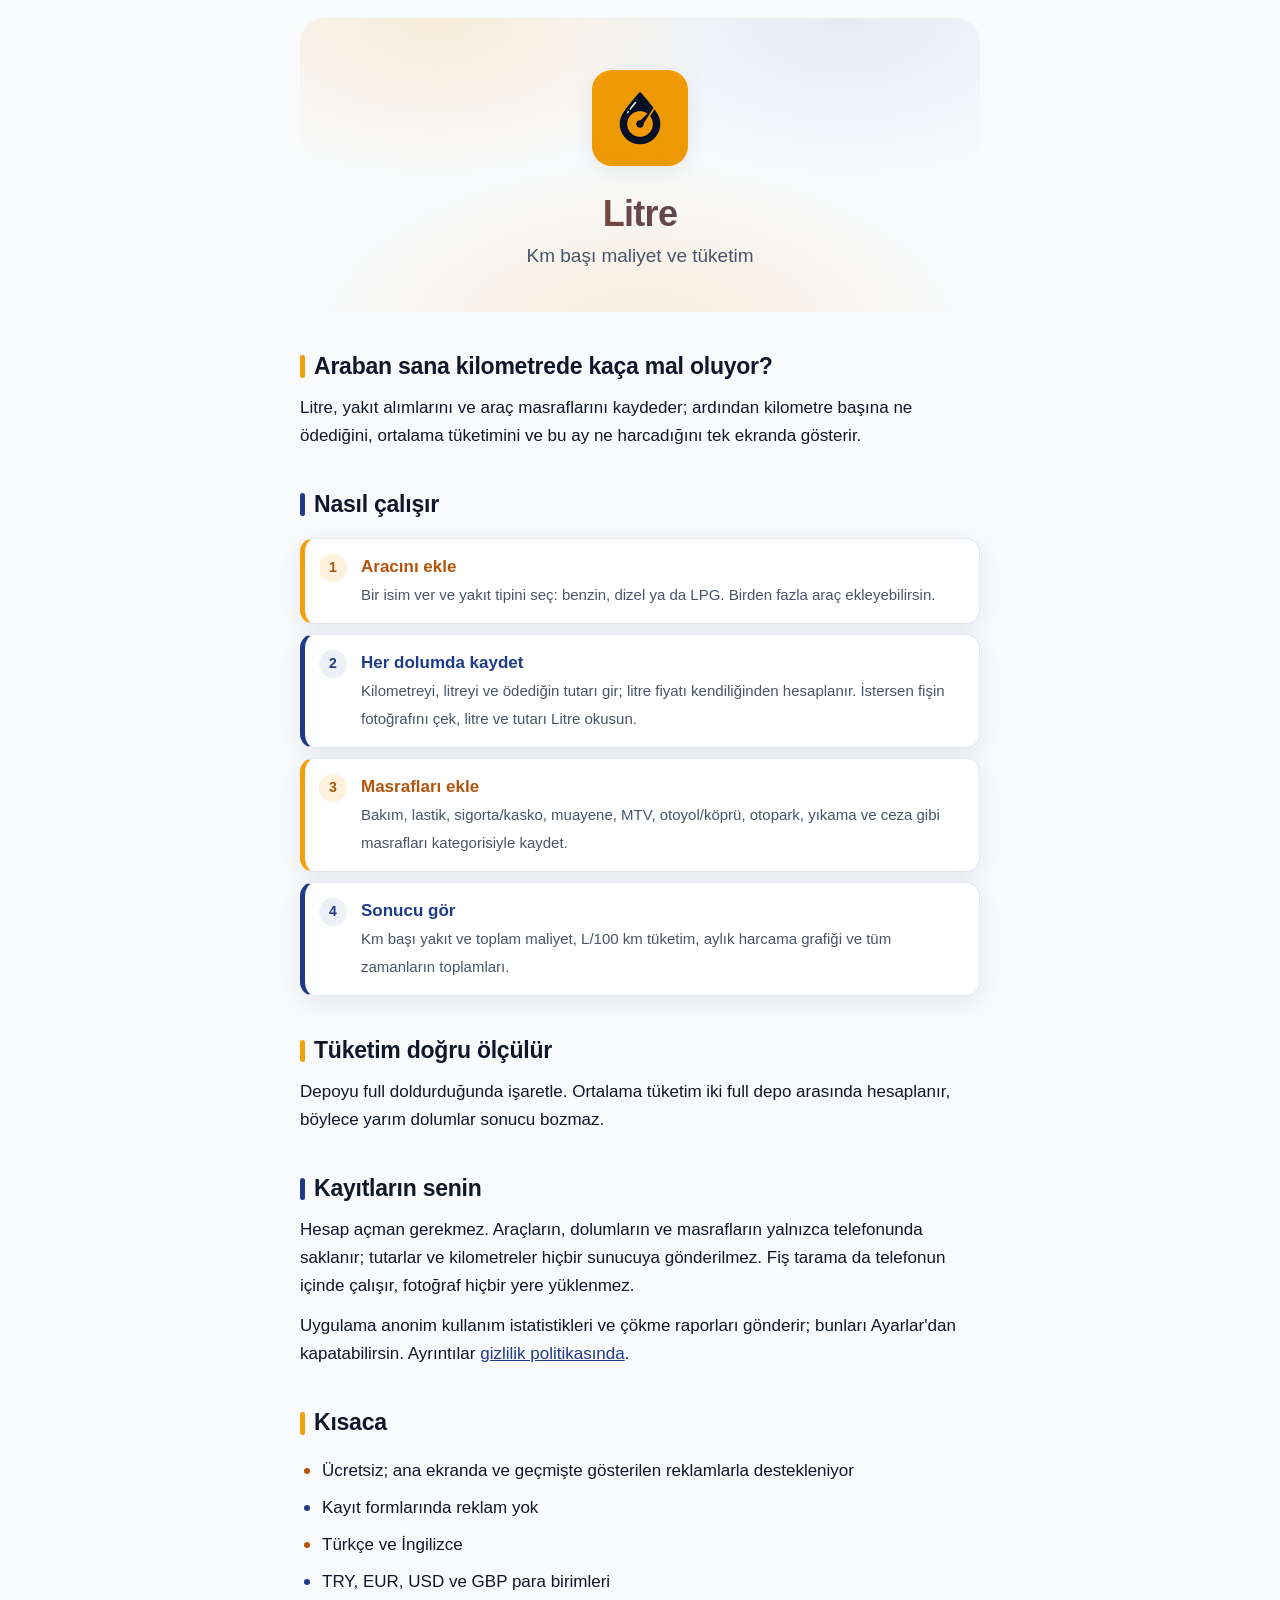
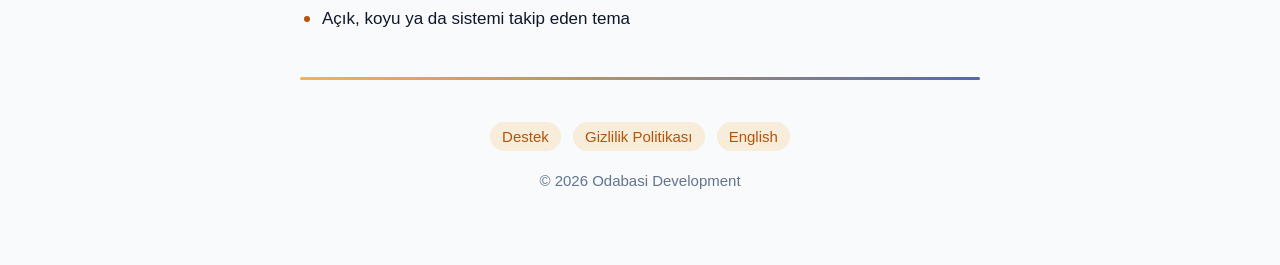
<file: index.html>
<!DOCTYPE html>
<html lang="tr">
<head>
<meta charset="utf-8">
<meta name="viewport" content="width=device-width, initial-scale=1">
<title>Litre — Yakıt ve masraf takibi</title>
<meta name="description" content="Litre yakıt alımlarını ve araç masraflarını kaydeder, arabanın kilometresinin sana gerçekte kaça mal olduğunu hesaplar. Hesap yok, kayıtlar telefonunda kalır.">
<link rel="icon" href="assets/logo.png">
<link rel="stylesheet" href="assets/style.css">
<link rel="alternate" hreflang="en" href="https://nodabasi.github.io/litre-app/en/">
<link rel="alternate" hreflang="tr" href="https://nodabasi.github.io/litre-app/">
</head>
<body>
<div class="wrap">

<header>
  <img src="assets/logo.png" alt="Litre">
  <h1>Litre</h1>
  <p class="tagline">Km başı maliyet ve tüketim</p>
</header>

<h2>Araban sana kilometrede kaça mal oluyor?</h2>
<p>Litre, yakıt alımlarını ve araç masraflarını kaydeder; ardından kilometre başına
ne ödediğini, ortalama tüketimini ve bu ay ne harcadığını tek ekranda gösterir.</p>

<h2>Nasıl çalışır</h2>
<ul class="steps">
  <li><b>Aracını ekle</b><span>Bir isim ver ve yakıt tipini seç: benzin, dizel ya da LPG. Birden fazla araç ekleyebilirsin.</span></li>
  <li><b>Her dolumda kaydet</b><span>Kilometreyi, litreyi ve ödediğin tutarı gir; litre fiyatı kendiliğinden hesaplanır. İstersen fişin fotoğrafını çek, litre ve tutarı Litre okusun.</span></li>
  <li><b>Masrafları ekle</b><span>Bakım, lastik, sigorta/kasko, muayene, MTV, otoyol/köprü, otopark, yıkama ve ceza gibi masrafları kategorisiyle kaydet.</span></li>
  <li><b>Sonucu gör</b><span>Km başı yakıt ve toplam maliyet, L/100 km tüketim, aylık harcama grafiği ve tüm zamanların toplamları.</span></li>
</ul>

<h2>Tüketim doğru ölçülür</h2>
<p>Depoyu full doldurduğunda işaretle. Ortalama tüketim iki full depo arasında
hesaplanır, böylece yarım dolumlar sonucu bozmaz.</p>

<h2>Kayıtların senin</h2>
<p>Hesap açman gerekmez. Araçların, dolumların ve masrafların yalnızca telefonunda
saklanır; tutarlar ve kilometreler hiçbir sunucuya gönderilmez. Fiş tarama da telefonun
içinde çalışır, fotoğraf hiçbir yere yüklenmez.</p>
<p>Uygulama anonim kullanım istatistikleri ve çökme raporları gönderir; bunları
Ayarlar'dan kapatabilirsin. Ayrıntılar <a href="privacy/">gizlilik politikasında</a>.</p>

<h2>Kısaca</h2>
<ul class="plain">
  <li>Ücretsiz; ana ekranda ve geçmişte gösterilen reklamlarla destekleniyor</li>
  <li>Kayıt formlarında reklam yok</li>
  <li>Türkçe ve İngilizce</li>
  <li>TRY, EUR, USD ve GBP para birimleri</li>
  <li>Açık, koyu ya da sistemi takip eden tema</li>
</ul>

<hr>
<footer>
  <a href="support/">Destek</a>
  <a href="privacy/">Gizlilik Politikası</a>
  <a href="en/" hreflang="en">English</a>
  <div class="copyright">© 2026 Odabasi Development</div>
</footer>

</div>
</body>
</html>
</file>
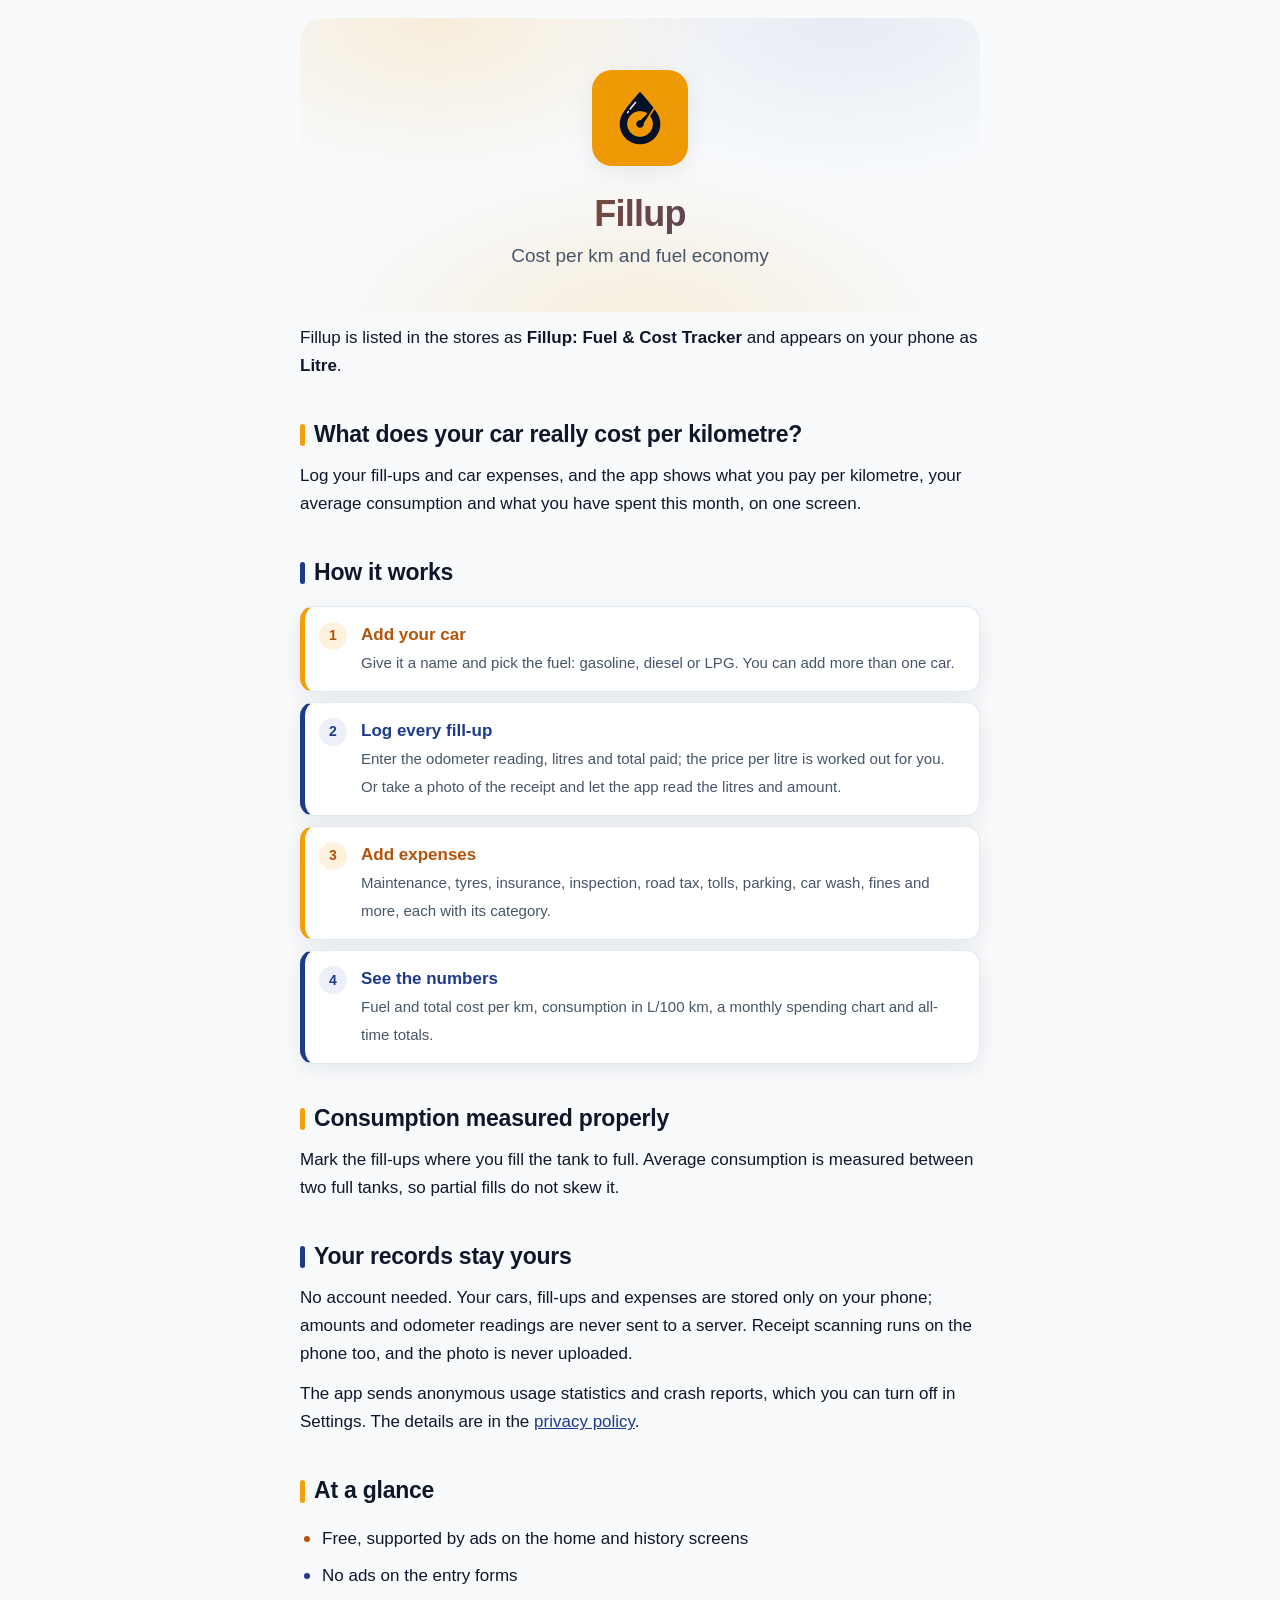
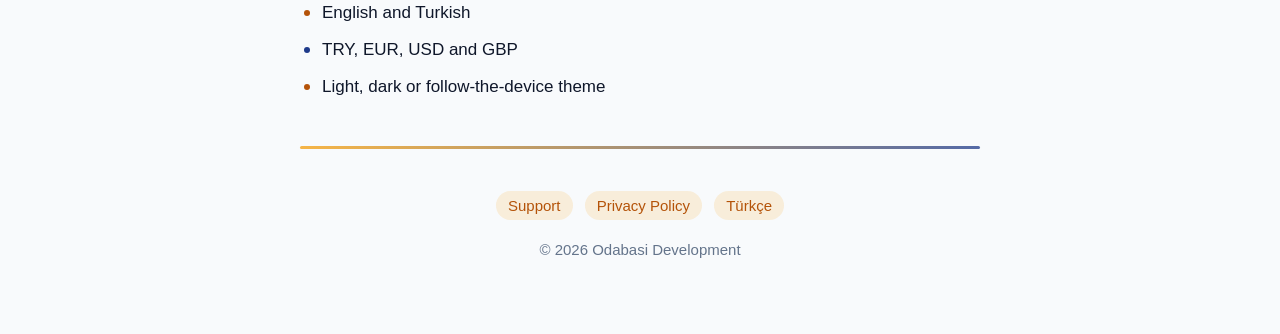
<file: en/index.html>
<!DOCTYPE html>
<html lang="en">
<head>
<meta charset="utf-8">
<meta name="viewport" content="width=device-width, initial-scale=1">
<title>Fillup (Litre) — Fuel &amp; cost tracker</title>
<meta name="description" content="Fillup logs your fill-ups and car expenses and shows what your car really costs per kilometre. No account; your records stay on your phone.">
<link rel="icon" href="../assets/logo.png">
<link rel="stylesheet" href="../assets/style.css">
<link rel="alternate" hreflang="en" href="https://nodabasi.github.io/litre-app/en/">
<link rel="alternate" hreflang="tr" href="https://nodabasi.github.io/litre-app/">
</head>
<body>
<div class="wrap">

<header>
  <img src="../assets/logo.png" alt="Fillup">
  <h1>Fillup</h1>
  <p class="tagline">Cost per km and fuel economy</p>
</header>

<p>Fillup is listed in the stores as <b>Fillup: Fuel &amp; Cost Tracker</b> and appears
on your phone as <b>Litre</b>.</p>

<h2>What does your car really cost per kilometre?</h2>
<p>Log your fill-ups and car expenses, and the app shows what you pay per kilometre,
your average consumption and what you have spent this month, on one screen.</p>

<h2>How it works</h2>
<ul class="steps">
  <li><b>Add your car</b><span>Give it a name and pick the fuel: gasoline, diesel or LPG. You can add more than one car.</span></li>
  <li><b>Log every fill-up</b><span>Enter the odometer reading, litres and total paid; the price per litre is worked out for you. Or take a photo of the receipt and let the app read the litres and amount.</span></li>
  <li><b>Add expenses</b><span>Maintenance, tyres, insurance, inspection, road tax, tolls, parking, car wash, fines and more, each with its category.</span></li>
  <li><b>See the numbers</b><span>Fuel and total cost per km, consumption in L/100 km, a monthly spending chart and all-time totals.</span></li>
</ul>

<h2>Consumption measured properly</h2>
<p>Mark the fill-ups where you fill the tank to full. Average consumption is measured
between two full tanks, so partial fills do not skew it.</p>

<h2>Your records stay yours</h2>
<p>No account needed. Your cars, fill-ups and expenses are stored only on your phone;
amounts and odometer readings are never sent to a server. Receipt scanning runs on the
phone too, and the photo is never uploaded.</p>
<p>The app sends anonymous usage statistics and crash reports, which you can turn off
in Settings. The details are in the <a href="privacy/">privacy policy</a>.</p>

<h2>At a glance</h2>
<ul class="plain">
  <li>Free, supported by ads on the home and history screens</li>
  <li>No ads on the entry forms</li>
  <li>English and Turkish</li>
  <li>TRY, EUR, USD and GBP</li>
  <li>Light, dark or follow-the-device theme</li>
</ul>

<hr>
<footer>
  <a href="support/">Support</a>
  <a href="privacy/">Privacy Policy</a>
  <a href="../" hreflang="tr">Türkçe</a>
  <div class="copyright">© 2026 Odabasi Development</div>
</footer>

</div>
</body>
</html>
</file>
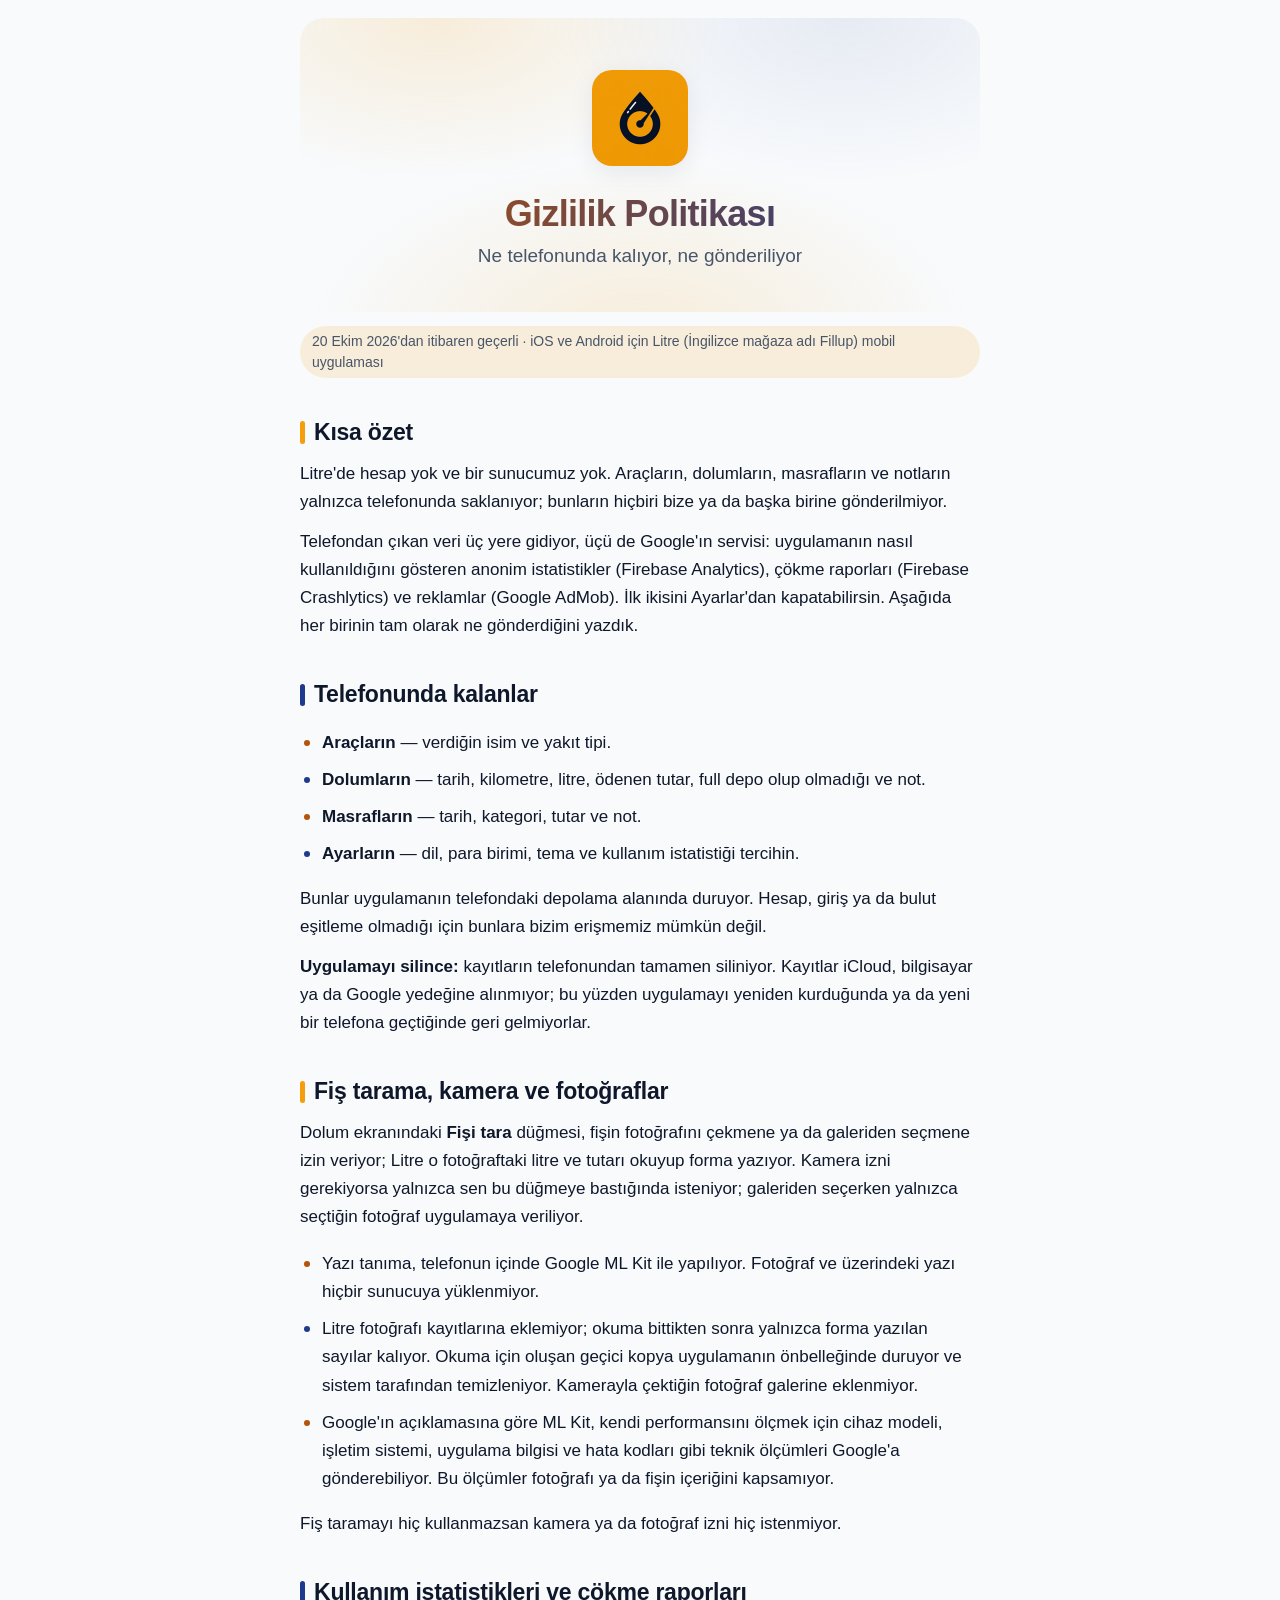
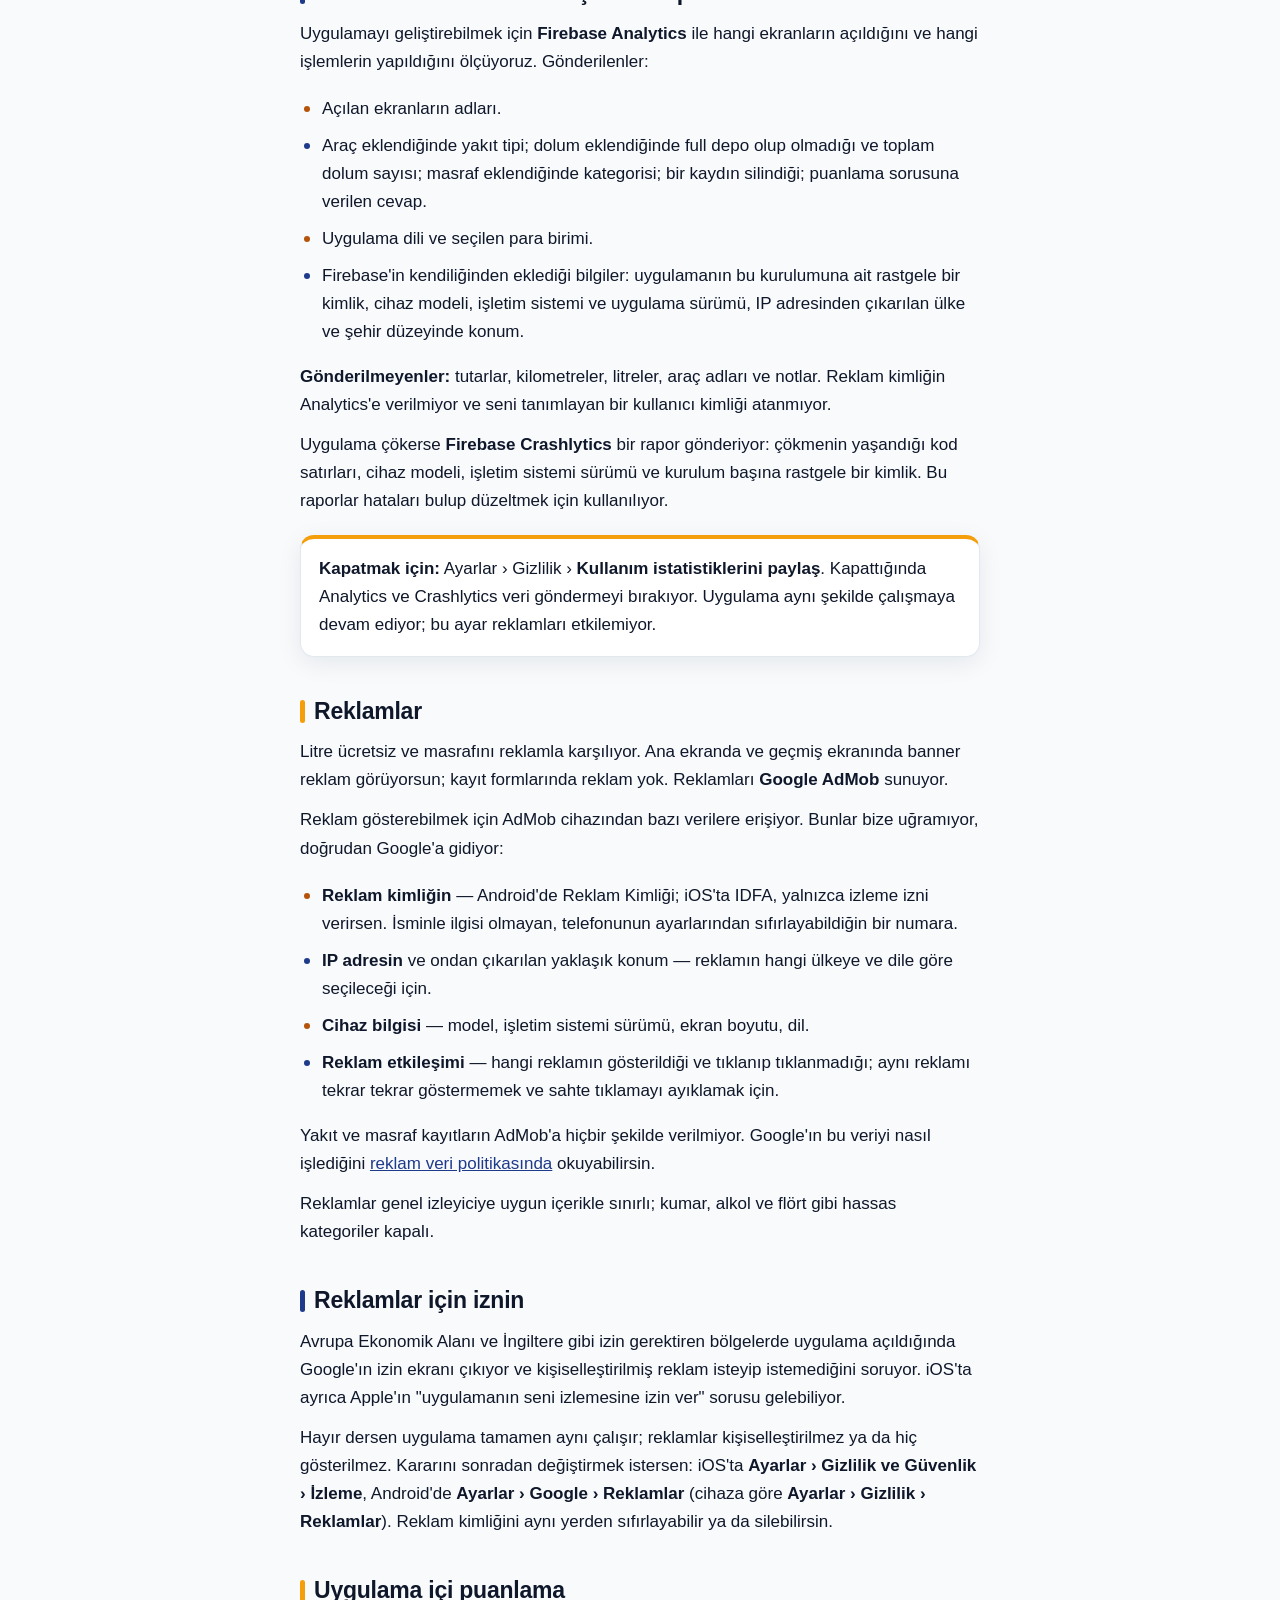
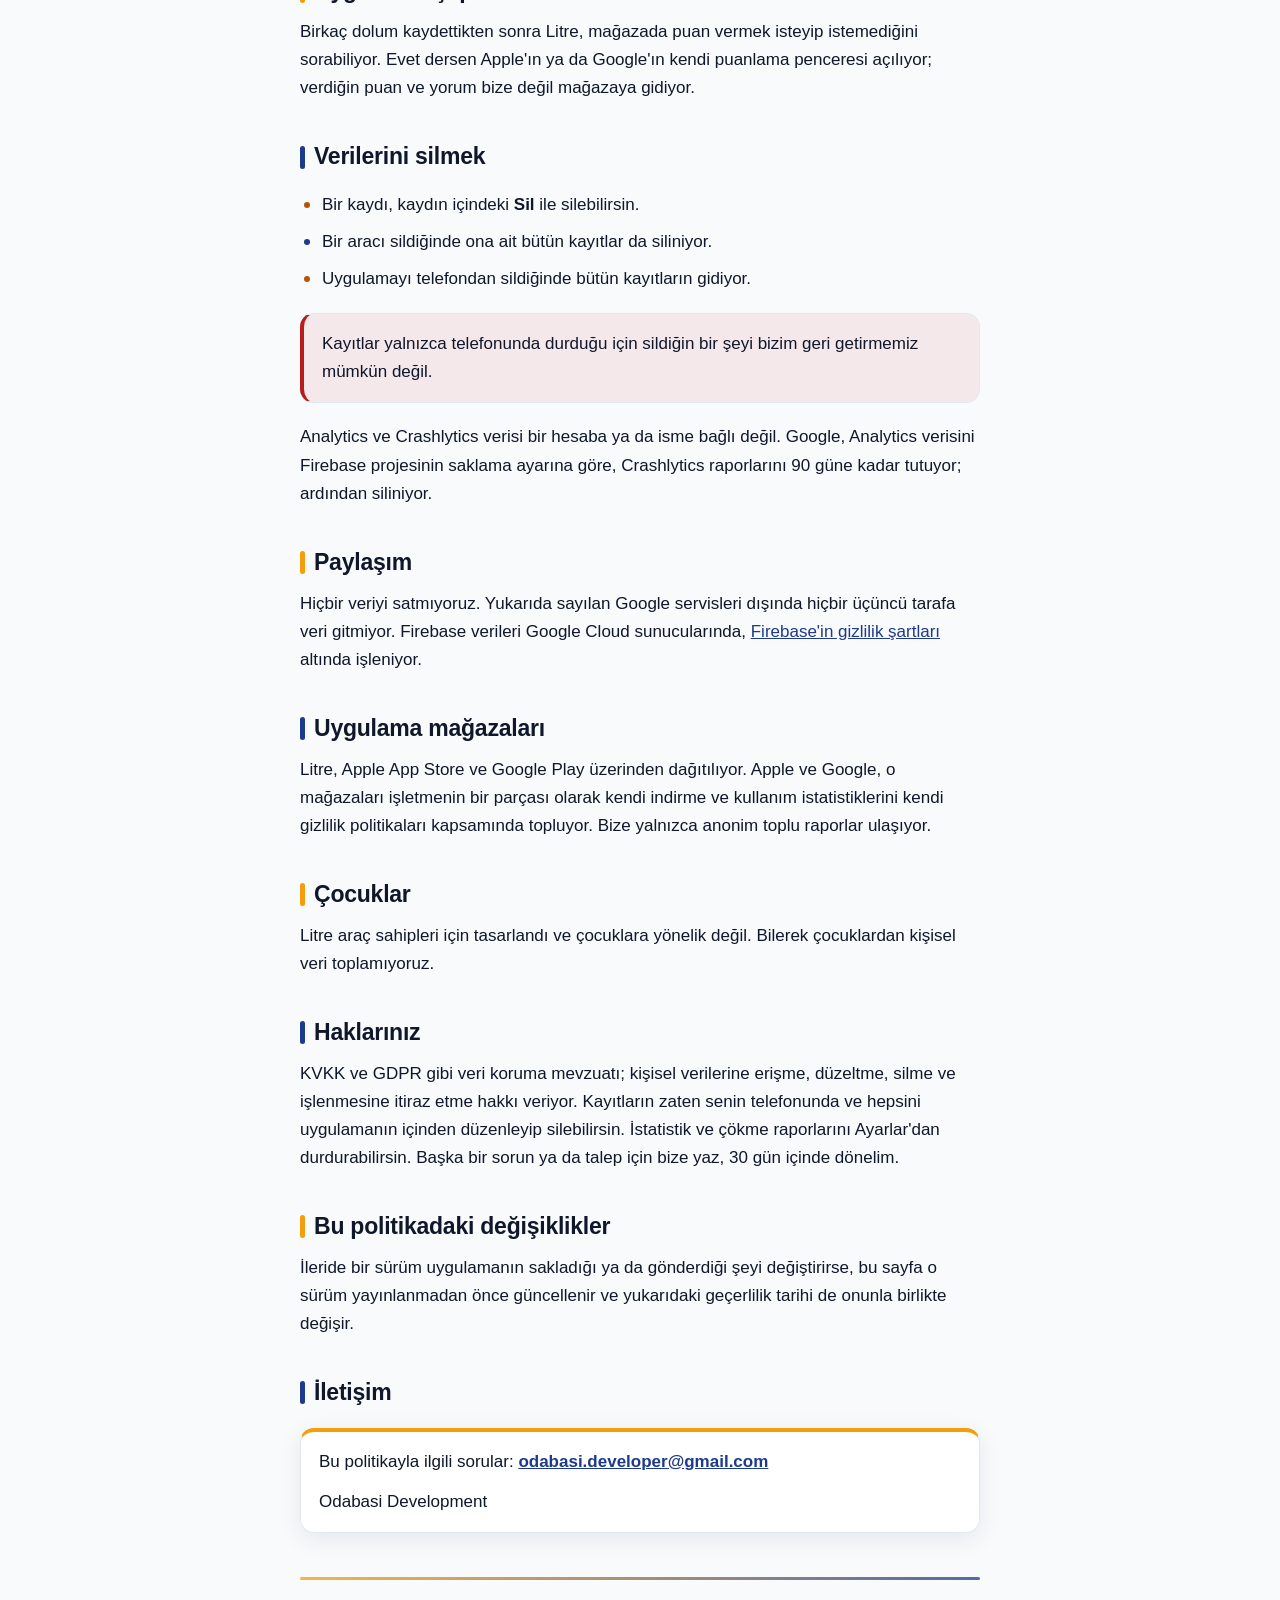
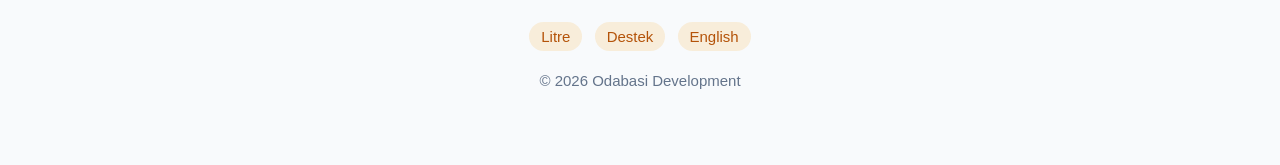
<file: privacy/index.html>
<!DOCTYPE html>
<html lang="tr">
<head>
<meta charset="utf-8">
<meta name="viewport" content="width=device-width, initial-scale=1">
<title>Litre — Gizlilik Politikası</title>
<meta name="description" content="Litre neyi telefonunda tutuyor, neyi gönderiyor ve bunları nasıl kapatırsın.">
<link rel="icon" href="../assets/logo.png">
<link rel="stylesheet" href="../assets/style.css">
<link rel="alternate" hreflang="en" href="https://nodabasi.github.io/litre-app/en/privacy/">
<link rel="alternate" hreflang="tr" href="https://nodabasi.github.io/litre-app/privacy/">
</head>
<body>
<div class="wrap">

<header>
  <img src="../assets/logo.png" alt="Litre">
  <h1>Gizlilik Politikası</h1>
  <p class="tagline">Ne telefonunda kalıyor, ne gönderiliyor</p>
</header>

<p class="meta">20 Ekim 2026'dan itibaren geçerli · iOS ve Android için Litre
(İngilizce mağaza adı Fillup) mobil uygulaması</p>

<h2>Kısa özet</h2>
<p>Litre'de hesap yok ve bir sunucumuz yok. Araçların, dolumların, masrafların ve
notların yalnızca telefonunda saklanıyor; bunların hiçbiri bize ya da başka birine
gönderilmiyor.</p>
<p>Telefondan çıkan veri üç yere gidiyor, üçü de Google'ın servisi: uygulamanın nasıl
kullanıldığını gösteren anonim istatistikler (Firebase Analytics), çökme raporları
(Firebase Crashlytics) ve reklamlar (Google AdMob). İlk ikisini Ayarlar'dan
kapatabilirsin. Aşağıda her birinin tam olarak ne gönderdiğini yazdık.</p>

<h2>Telefonunda kalanlar</h2>
<ul class="plain">
  <li><b>Araçların</b> — verdiğin isim ve yakıt tipi.</li>
  <li><b>Dolumların</b> — tarih, kilometre, litre, ödenen tutar, full depo olup olmadığı
  ve not.</li>
  <li><b>Masrafların</b> — tarih, kategori, tutar ve not.</li>
  <li><b>Ayarların</b> — dil, para birimi, tema ve kullanım istatistiği tercihin.</li>
</ul>
<p>Bunlar uygulamanın telefondaki depolama alanında duruyor. Hesap, giriş ya da bulut
eşitleme olmadığı için bunlara bizim erişmemiz mümkün değil.</p>
<p><b>Uygulamayı silince:</b> kayıtların telefonundan tamamen siliniyor. Kayıtlar
iCloud, bilgisayar ya da Google yedeğine alınmıyor; bu yüzden uygulamayı yeniden
kurduğunda ya da yeni bir telefona geçtiğinde geri gelmiyorlar.</p>

<h2>Fiş tarama, kamera ve fotoğraflar</h2>
<p>Dolum ekranındaki <b>Fişi tara</b> düğmesi, fişin fotoğrafını çekmene ya da
galeriden seçmene izin veriyor; Litre o fotoğraftaki litre ve tutarı okuyup forma
yazıyor. Kamera izni gerekiyorsa yalnızca sen bu düğmeye bastığında isteniyor; galeriden
seçerken yalnızca seçtiğin fotoğraf uygulamaya veriliyor.</p>
<ul class="plain">
  <li>Yazı tanıma, telefonun içinde Google ML Kit ile yapılıyor. Fotoğraf ve üzerindeki
  yazı hiçbir sunucuya yüklenmiyor.</li>
  <li>Litre fotoğrafı kayıtlarına eklemiyor; okuma bittikten sonra yalnızca forma
  yazılan sayılar kalıyor. Okuma için oluşan geçici kopya uygulamanın önbelleğinde duruyor
  ve sistem tarafından temizleniyor. Kamerayla çektiğin fotoğraf galerine eklenmiyor.</li>
  <li>Google'ın açıklamasına göre ML Kit, kendi performansını ölçmek için cihaz modeli,
  işletim sistemi, uygulama bilgisi ve hata kodları gibi teknik ölçümleri Google'a
  gönderebiliyor. Bu ölçümler fotoğrafı ya da fişin içeriğini kapsamıyor.</li>
</ul>
<p>Fiş taramayı hiç kullanmazsan kamera ya da fotoğraf izni hiç istenmiyor.</p>

<h2 id="istatistik">Kullanım istatistikleri ve çökme raporları</h2>
<p>Uygulamayı geliştirebilmek için <b>Firebase Analytics</b> ile hangi ekranların
açıldığını ve hangi işlemlerin yapıldığını ölçüyoruz. Gönderilenler:</p>
<ul class="plain">
  <li>Açılan ekranların adları.</li>
  <li>Araç eklendiğinde yakıt tipi; dolum eklendiğinde full depo olup olmadığı ve toplam
  dolum sayısı; masraf eklendiğinde kategorisi; bir kaydın silindiği; puanlama sorusuna
  verilen cevap.</li>
  <li>Uygulama dili ve seçilen para birimi.</li>
  <li>Firebase'in kendiliğinden eklediği bilgiler: uygulamanın bu kurulumuna ait rastgele
  bir kimlik, cihaz modeli, işletim sistemi ve uygulama sürümü, IP adresinden çıkarılan
  ülke ve şehir düzeyinde konum.</li>
</ul>
<p><b>Gönderilmeyenler:</b> tutarlar, kilometreler, litreler, araç adları ve notlar.
Reklam kimliğin Analytics'e verilmiyor ve seni tanımlayan bir kullanıcı kimliği
atanmıyor.</p>
<p>Uygulama çökerse <b>Firebase Crashlytics</b> bir rapor gönderiyor: çökmenin yaşandığı
kod satırları, cihaz modeli, işletim sistemi sürümü ve kurulum başına rastgele bir
kimlik. Bu raporlar hataları bulup düzeltmek için kullanılıyor.</p>
<div class="contact">
  <p><b>Kapatmak için:</b> Ayarlar › Gizlilik › <b>Kullanım istatistiklerini
  paylaş</b>. Kapattığında Analytics ve Crashlytics veri göndermeyi bırakıyor. Uygulama
  aynı şekilde çalışmaya devam ediyor; bu ayar reklamları etkilemiyor.</p>
</div>

<h2 id="reklamlar">Reklamlar</h2>
<p>Litre ücretsiz ve masrafını reklamla karşılıyor. Ana ekranda ve geçmiş ekranında
banner reklam görüyorsun; kayıt formlarında reklam yok. Reklamları <b>Google
AdMob</b> sunuyor.</p>
<p>Reklam gösterebilmek için AdMob cihazından bazı verilere erişiyor. Bunlar bize
uğramıyor, doğrudan Google'a gidiyor:</p>
<ul class="plain">
  <li><b>Reklam kimliğin</b> — Android'de Reklam Kimliği; iOS'ta IDFA, yalnızca izleme
  izni verirsen. İsminle ilgisi olmayan, telefonunun ayarlarından sıfırlayabildiğin bir
  numara.</li>
  <li><b>IP adresin</b> ve ondan çıkarılan yaklaşık konum — reklamın hangi ülkeye ve dile
  göre seçileceği için.</li>
  <li><b>Cihaz bilgisi</b> — model, işletim sistemi sürümü, ekran boyutu, dil.</li>
  <li><b>Reklam etkileşimi</b> — hangi reklamın gösterildiği ve tıklanıp tıklanmadığı;
  aynı reklamı tekrar tekrar göstermemek ve sahte tıklamayı ayıklamak için.</li>
</ul>
<p>Yakıt ve masraf kayıtların AdMob'a hiçbir şekilde verilmiyor. Google'ın bu veriyi
nasıl işlediğini <a href="https://business.safety.google/adsprocessing/">reklam veri
politikasında</a> okuyabilirsin.</p>
<p>Reklamlar genel izleyiciye uygun içerikle sınırlı; kumar, alkol ve flört gibi hassas
kategoriler kapalı.</p>

<h2>Reklamlar için iznin</h2>
<p>Avrupa Ekonomik Alanı ve İngiltere gibi izin gerektiren bölgelerde uygulama
açıldığında Google'ın izin ekranı çıkıyor ve kişiselleştirilmiş reklam isteyip
istemediğini soruyor. iOS'ta ayrıca Apple'ın "uygulamanın seni izlemesine izin ver"
sorusu gelebiliyor.</p>
<p>Hayır dersen uygulama tamamen aynı çalışır; reklamlar kişiselleştirilmez ya da hiç
gösterilmez. Kararını sonradan değiştirmek istersen: iOS'ta <b>Ayarlar › Gizlilik ve
Güvenlik › İzleme</b>, Android'de <b>Ayarlar › Google › Reklamlar</b> (cihaza göre
<b>Ayarlar › Gizlilik › Reklamlar</b>). Reklam kimliğini aynı yerden sıfırlayabilir
ya da silebilirsin.</p>

<h2>Uygulama içi puanlama</h2>
<p>Birkaç dolum kaydettikten sonra Litre, mağazada puan vermek isteyip istemediğini
sorabiliyor. Evet dersen Apple'ın ya da Google'ın kendi puanlama penceresi açılıyor;
verdiğin puan ve yorum bize değil mağazaya gidiyor.</p>

<h2>Verilerini silmek</h2>
<ul class="plain">
  <li>Bir kaydı, kaydın içindeki <b>Sil</b> ile silebilirsin.</li>
  <li>Bir aracı sildiğinde ona ait bütün kayıtlar da siliniyor.</li>
  <li>Uygulamayı telefondan sildiğinde bütün kayıtların gidiyor.</li>
</ul>
<div class="notice">
  <p>Kayıtlar yalnızca telefonunda durduğu için sildiğin bir şeyi bizim geri getirmemiz
  mümkün değil.</p>
</div>
<p>Analytics ve Crashlytics verisi bir hesaba ya da isme bağlı değil. Google, Analytics
verisini Firebase projesinin saklama ayarına göre, Crashlytics raporlarını 90 güne kadar
tutuyor; ardından siliniyor.</p>

<h2>Paylaşım</h2>
<p>Hiçbir veriyi satmıyoruz. Yukarıda sayılan Google servisleri dışında hiçbir üçüncü
tarafa veri gitmiyor. Firebase verileri Google Cloud sunucularında,
<a href="https://firebase.google.com/support/privacy">Firebase'in gizlilik
şartları</a> altında işleniyor.</p>

<h2>Uygulama mağazaları</h2>
<p>Litre, Apple App Store ve Google Play üzerinden dağıtılıyor. Apple ve Google, o
mağazaları işletmenin bir parçası olarak kendi indirme ve kullanım istatistiklerini kendi
gizlilik politikaları kapsamında topluyor. Bize yalnızca anonim toplu raporlar
ulaşıyor.</p>

<h2>Çocuklar</h2>
<p>Litre araç sahipleri için tasarlandı ve çocuklara yönelik değil. Bilerek çocuklardan
kişisel veri toplamıyoruz.</p>

<h2>Haklarınız</h2>
<p>KVKK ve GDPR gibi veri koruma mevzuatı; kişisel verilerine erişme, düzeltme, silme ve
işlenmesine itiraz etme hakkı veriyor. Kayıtların zaten senin telefonunda ve hepsini
uygulamanın içinden düzenleyip silebilirsin. İstatistik ve çökme raporlarını Ayarlar'dan
durdurabilirsin. Başka bir sorun ya da talep için bize yaz, 30 gün içinde dönelim.</p>

<h2>Bu politikadaki değişiklikler</h2>
<p>İleride bir sürüm uygulamanın sakladığı ya da gönderdiği şeyi değiştirirse, bu sayfa
o sürüm yayınlanmadan önce güncellenir ve yukarıdaki geçerlilik tarihi de onunla birlikte
değişir.</p>

<h2>İletişim</h2>
<div class="contact">
  <p>Bu politikayla ilgili sorular:
  <a href="mailto:odabasi.developer@gmail.com">odabasi.developer@gmail.com</a></p>
  <p>Odabasi Development</p>
</div>

<hr>
<footer>
  <a href="../">Litre</a>
  <a href="../support/">Destek</a>
  <a href="../en/privacy/" hreflang="en">English</a>
  <div class="copyright">© 2026 Odabasi Development</div>
</footer>

</div>
</body>
</html>
</file>
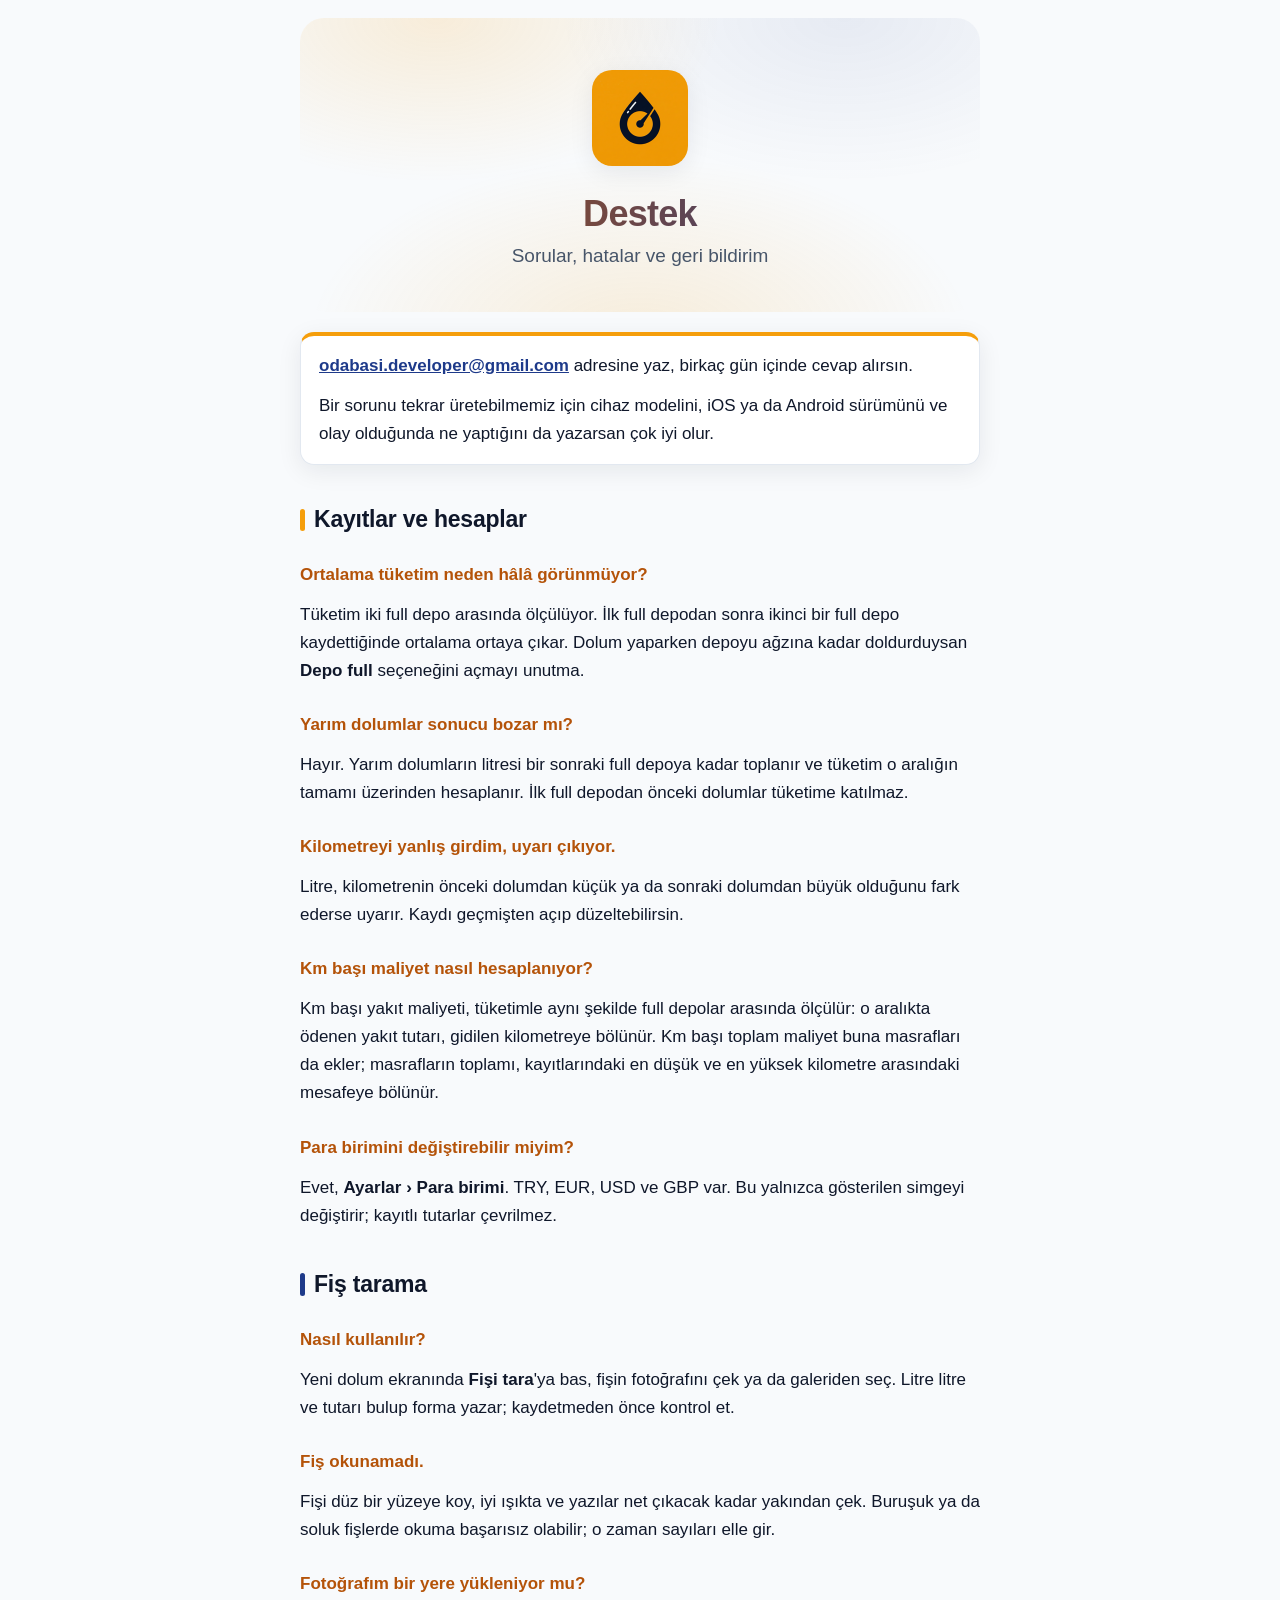
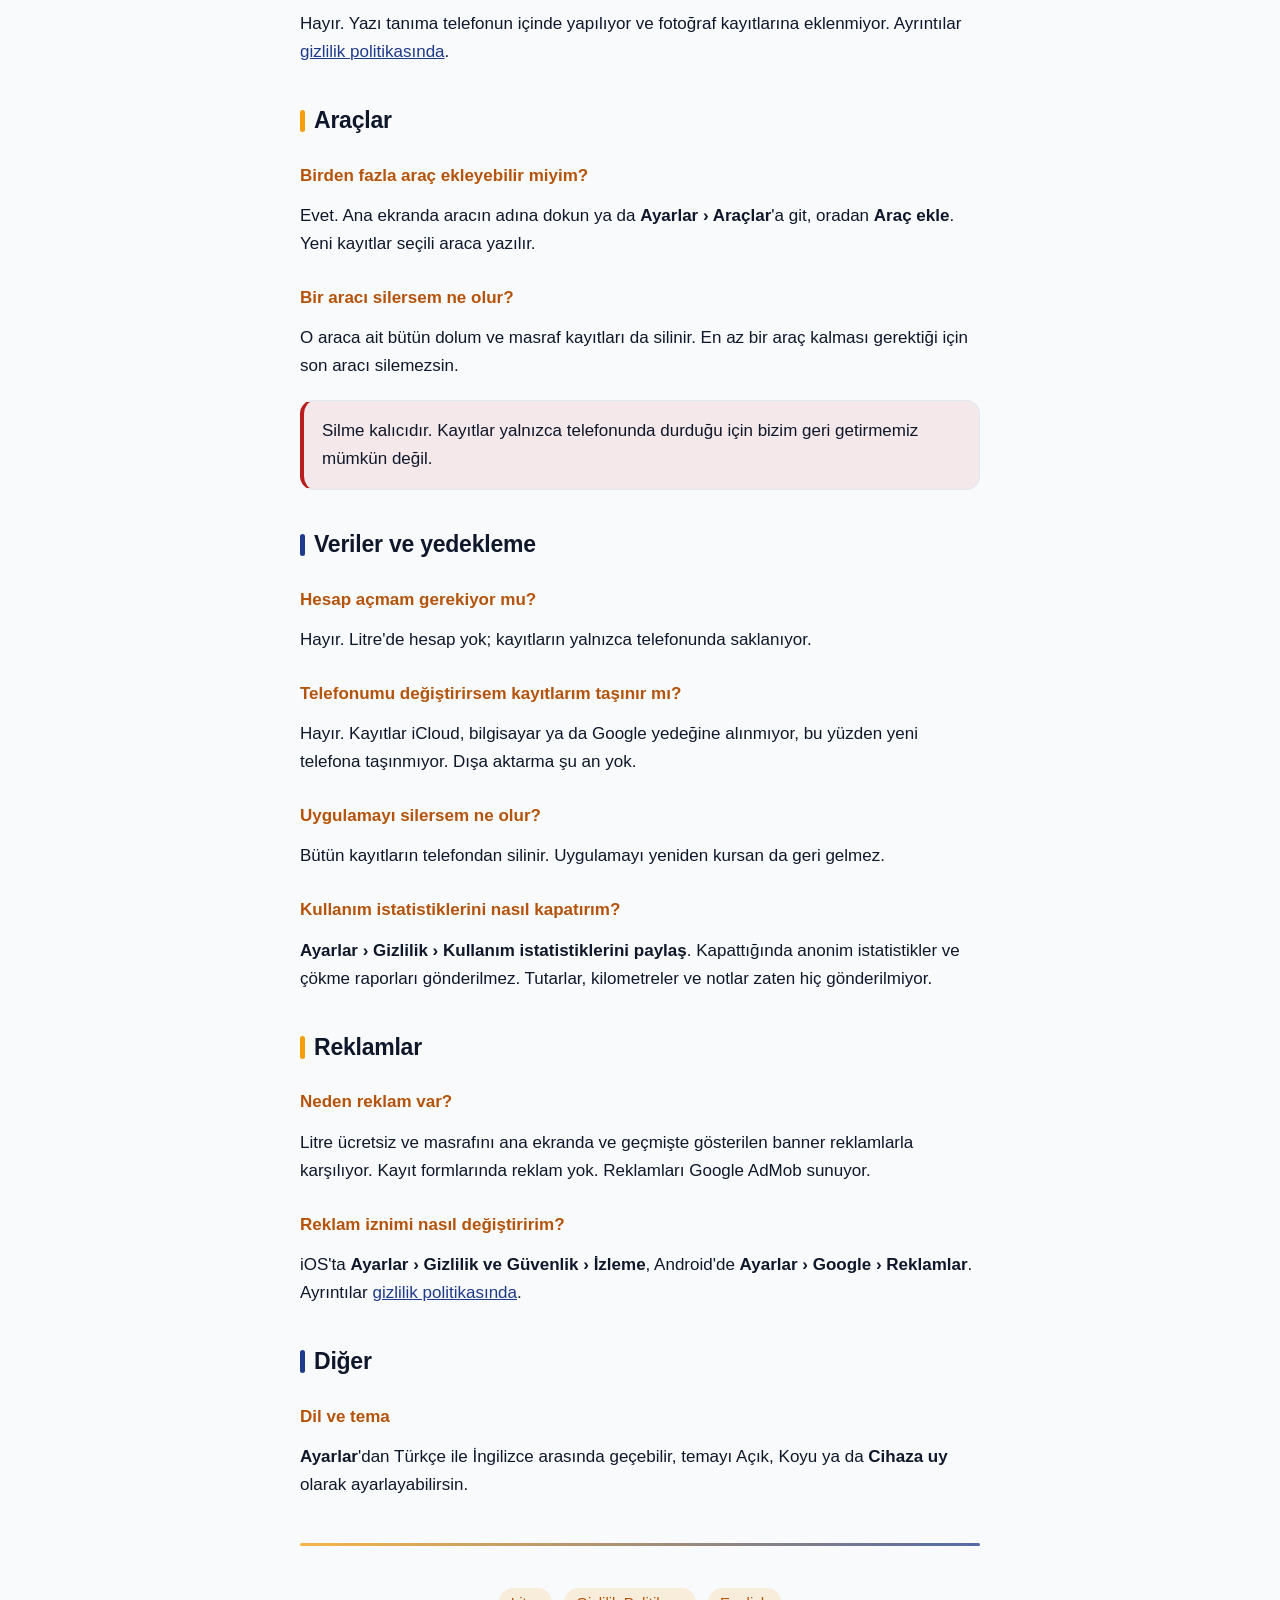
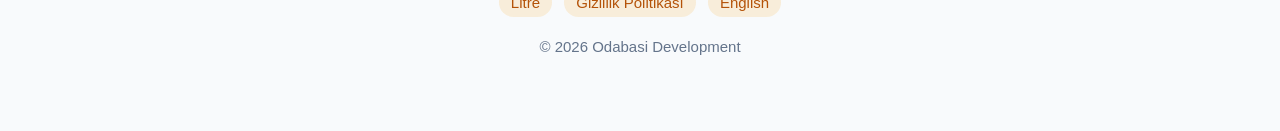
<file: support/index.html>
<!DOCTYPE html>
<html lang="tr">
<head>
<meta charset="utf-8">
<meta name="viewport" content="width=device-width, initial-scale=1">
<title>Litre — Destek</title>
<meta name="description" content="Litre için yardım ve iletişim: dolum kaydı, tüketim hesabı, fiş tarama, araçlar, yedekleme ve reklamlar.">
<link rel="icon" href="../assets/logo.png">
<link rel="stylesheet" href="../assets/style.css">
<link rel="alternate" hreflang="en" href="https://nodabasi.github.io/litre-app/en/support/">
<link rel="alternate" hreflang="tr" href="https://nodabasi.github.io/litre-app/support/">
</head>
<body>
<div class="wrap">

<header>
  <img src="../assets/logo.png" alt="Litre">
  <h1>Destek</h1>
  <p class="tagline">Sorular, hatalar ve geri bildirim</p>
</header>

<div class="contact">
  <p><a href="mailto:odabasi.developer@gmail.com">odabasi.developer@gmail.com</a>
  adresine yaz, birkaç gün içinde cevap alırsın.</p>
  <p>Bir sorunu tekrar üretebilmemiz için cihaz modelini, iOS ya da Android sürümünü ve
  olay olduğunda ne yaptığını da yazarsan çok iyi olur.</p>
</div>

<h2>Kayıtlar ve hesaplar</h2>

<h3>Ortalama tüketim neden hâlâ görünmüyor?</h3>
<p>Tüketim iki full depo arasında ölçülüyor. İlk full depodan sonra ikinci bir full
depo kaydettiğinde ortalama ortaya çıkar. Dolum yaparken depoyu ağzına kadar
doldurduysan <b>Depo full</b> seçeneğini açmayı unutma.</p>

<h3>Yarım dolumlar sonucu bozar mı?</h3>
<p>Hayır. Yarım dolumların litresi bir sonraki full depoya kadar toplanır ve tüketim o
aralığın tamamı üzerinden hesaplanır. İlk full depodan önceki dolumlar tüketime
katılmaz.</p>

<h3>Kilometreyi yanlış girdim, uyarı çıkıyor.</h3>
<p>Litre, kilometrenin önceki dolumdan küçük ya da sonraki dolumdan büyük olduğunu fark
ederse uyarır. Kaydı geçmişten açıp düzeltebilirsin.</p>

<h3>Km başı maliyet nasıl hesaplanıyor?</h3>
<p>Km başı yakıt maliyeti, tüketimle aynı şekilde full depolar arasında ölçülür: o
aralıkta ödenen yakıt tutarı, gidilen kilometreye bölünür. Km başı toplam maliyet buna
masrafları da ekler; masrafların toplamı, kayıtlarındaki en düşük ve en yüksek kilometre
arasındaki mesafeye bölünür.</p>

<h3>Para birimini değiştirebilir miyim?</h3>
<p>Evet, <b>Ayarlar › Para birimi</b>. TRY, EUR, USD ve GBP var. Bu yalnızca gösterilen
simgeyi değiştirir; kayıtlı tutarlar çevrilmez.</p>

<h2>Fiş tarama</h2>

<h3>Nasıl kullanılır?</h3>
<p>Yeni dolum ekranında <b>Fişi tara</b>'ya bas, fişin fotoğrafını çek ya da galeriden
seç. Litre litre ve tutarı bulup forma yazar; kaydetmeden önce kontrol et.</p>

<h3>Fiş okunamadı.</h3>
<p>Fişi düz bir yüzeye koy, iyi ışıkta ve yazılar net çıkacak kadar yakından çek.
Buruşuk ya da soluk fişlerde okuma başarısız olabilir; o zaman sayıları elle gir.</p>

<h3>Fotoğrafım bir yere yükleniyor mu?</h3>
<p>Hayır. Yazı tanıma telefonun içinde yapılıyor ve fotoğraf kayıtlarına eklenmiyor.
Ayrıntılar <a href="../privacy/">gizlilik politikasında</a>.</p>

<h2>Araçlar</h2>

<h3>Birden fazla araç ekleyebilir miyim?</h3>
<p>Evet. Ana ekranda aracın adına dokun ya da <b>Ayarlar › Araçlar</b>'a git, oradan
<b>Araç ekle</b>. Yeni kayıtlar seçili araca yazılır.</p>

<h3>Bir aracı silersem ne olur?</h3>
<p>O araca ait bütün dolum ve masraf kayıtları da silinir. En az bir araç kalması
gerektiği için son aracı silemezsin.</p>

<div class="notice">
  <p>Silme kalıcıdır. Kayıtlar yalnızca telefonunda durduğu için bizim geri getirmemiz
  mümkün değil.</p>
</div>

<h2>Veriler ve yedekleme</h2>

<h3>Hesap açmam gerekiyor mu?</h3>
<p>Hayır. Litre'de hesap yok; kayıtların yalnızca telefonunda saklanıyor.</p>

<h3>Telefonumu değiştirirsem kayıtlarım taşınır mı?</h3>
<p>Hayır. Kayıtlar iCloud, bilgisayar ya da Google yedeğine alınmıyor, bu yüzden yeni
telefona taşınmıyor. Dışa aktarma şu an yok.</p>

<h3>Uygulamayı silersem ne olur?</h3>
<p>Bütün kayıtların telefondan silinir. Uygulamayı yeniden kursan da geri gelmez.</p>

<h3>Kullanım istatistiklerini nasıl kapatırım?</h3>
<p><b>Ayarlar › Gizlilik › Kullanım istatistiklerini paylaş</b>. Kapattığında anonim
istatistikler ve çökme raporları gönderilmez. Tutarlar, kilometreler ve notlar zaten hiç
gönderilmiyor.</p>

<h2>Reklamlar</h2>

<h3>Neden reklam var?</h3>
<p>Litre ücretsiz ve masrafını ana ekranda ve geçmişte gösterilen banner reklamlarla
karşılıyor. Kayıt formlarında reklam yok. Reklamları Google AdMob sunuyor.</p>

<h3>Reklam iznimi nasıl değiştiririm?</h3>
<p>iOS'ta <b>Ayarlar › Gizlilik ve Güvenlik › İzleme</b>, Android'de <b>Ayarlar ›
Google › Reklamlar</b>. Ayrıntılar <a href="../privacy/#reklamlar">gizlilik
politikasında</a>.</p>

<h2>Diğer</h2>

<h3>Dil ve tema</h3>
<p><b>Ayarlar</b>'dan Türkçe ile İngilizce arasında geçebilir, temayı Açık, Koyu ya da
<b>Cihaza uy</b> olarak ayarlayabilirsin.</p>

<hr>
<footer>
  <a href="../">Litre</a>
  <a href="../privacy/">Gizlilik Politikası</a>
  <a href="../en/support/" hreflang="en">English</a>
  <div class="copyright">© 2026 Odabasi Development</div>
</footer>

</div>
</body>
</html>
</file>
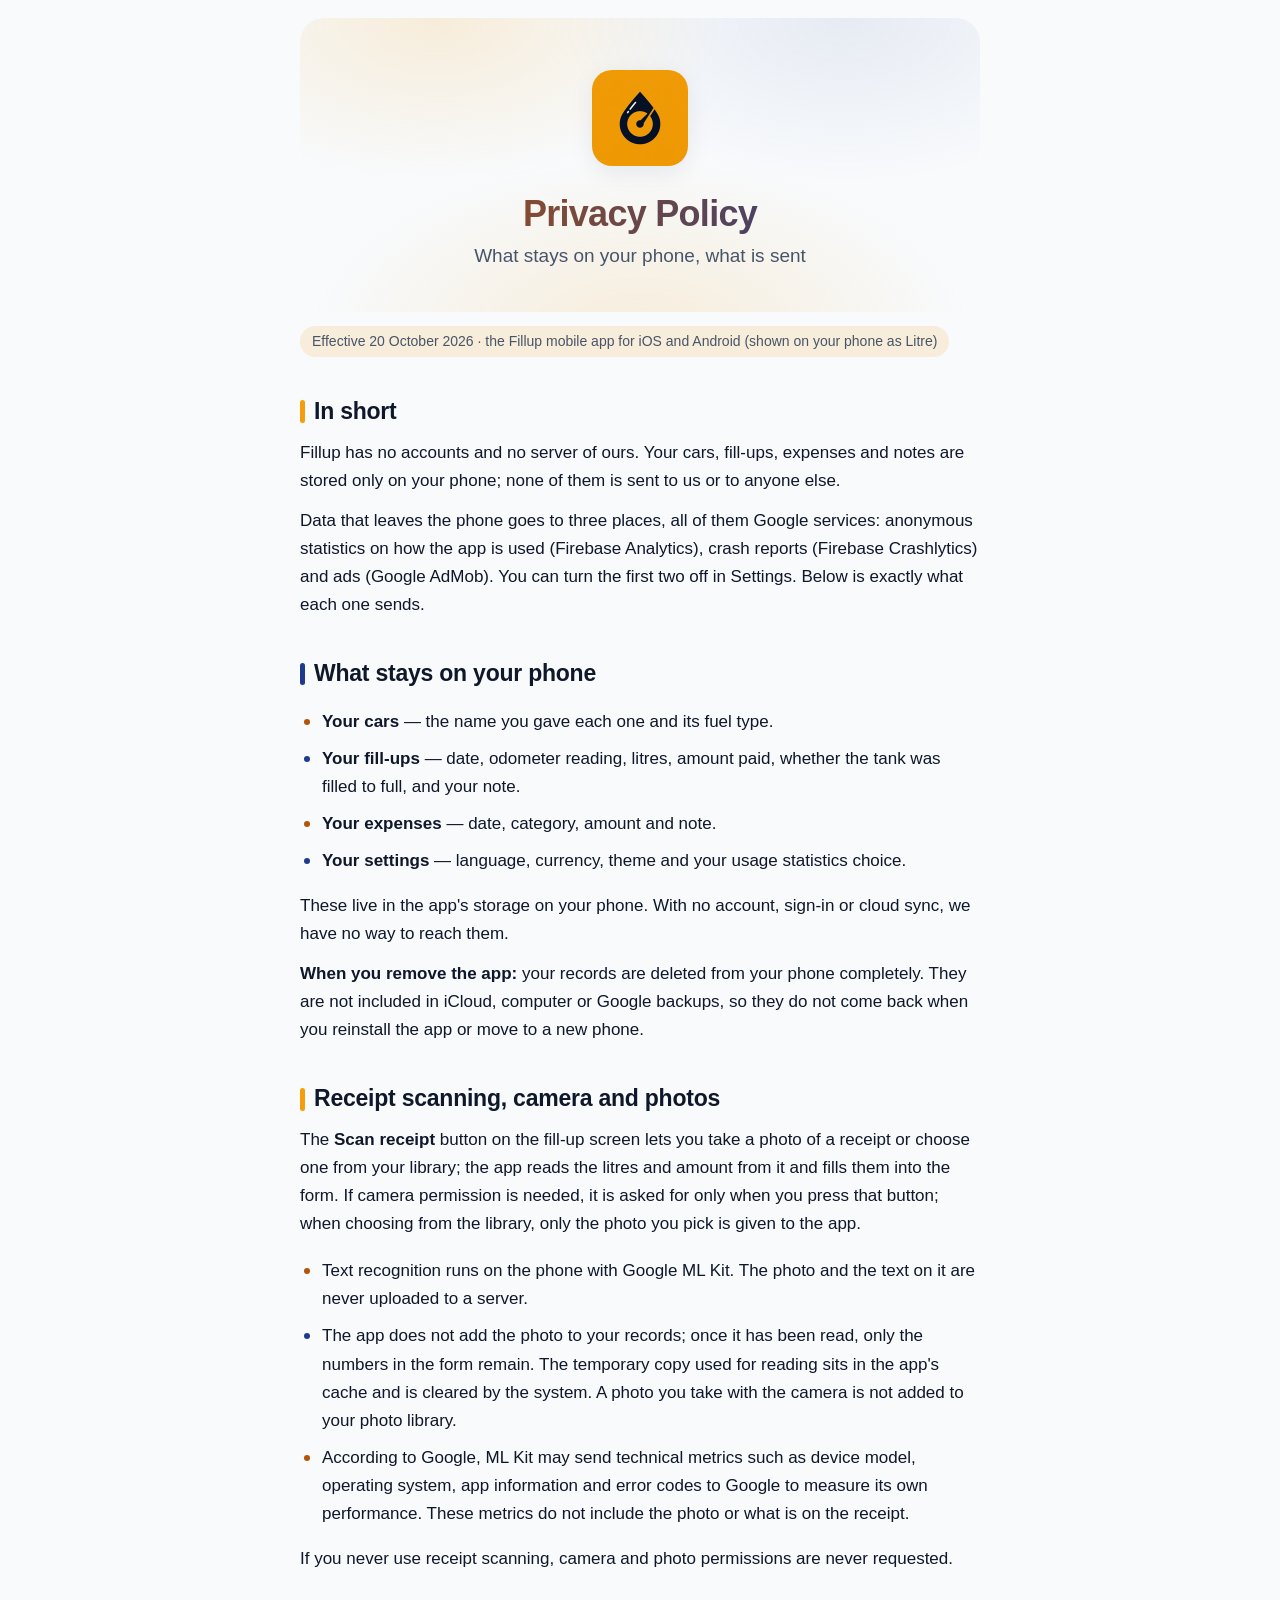
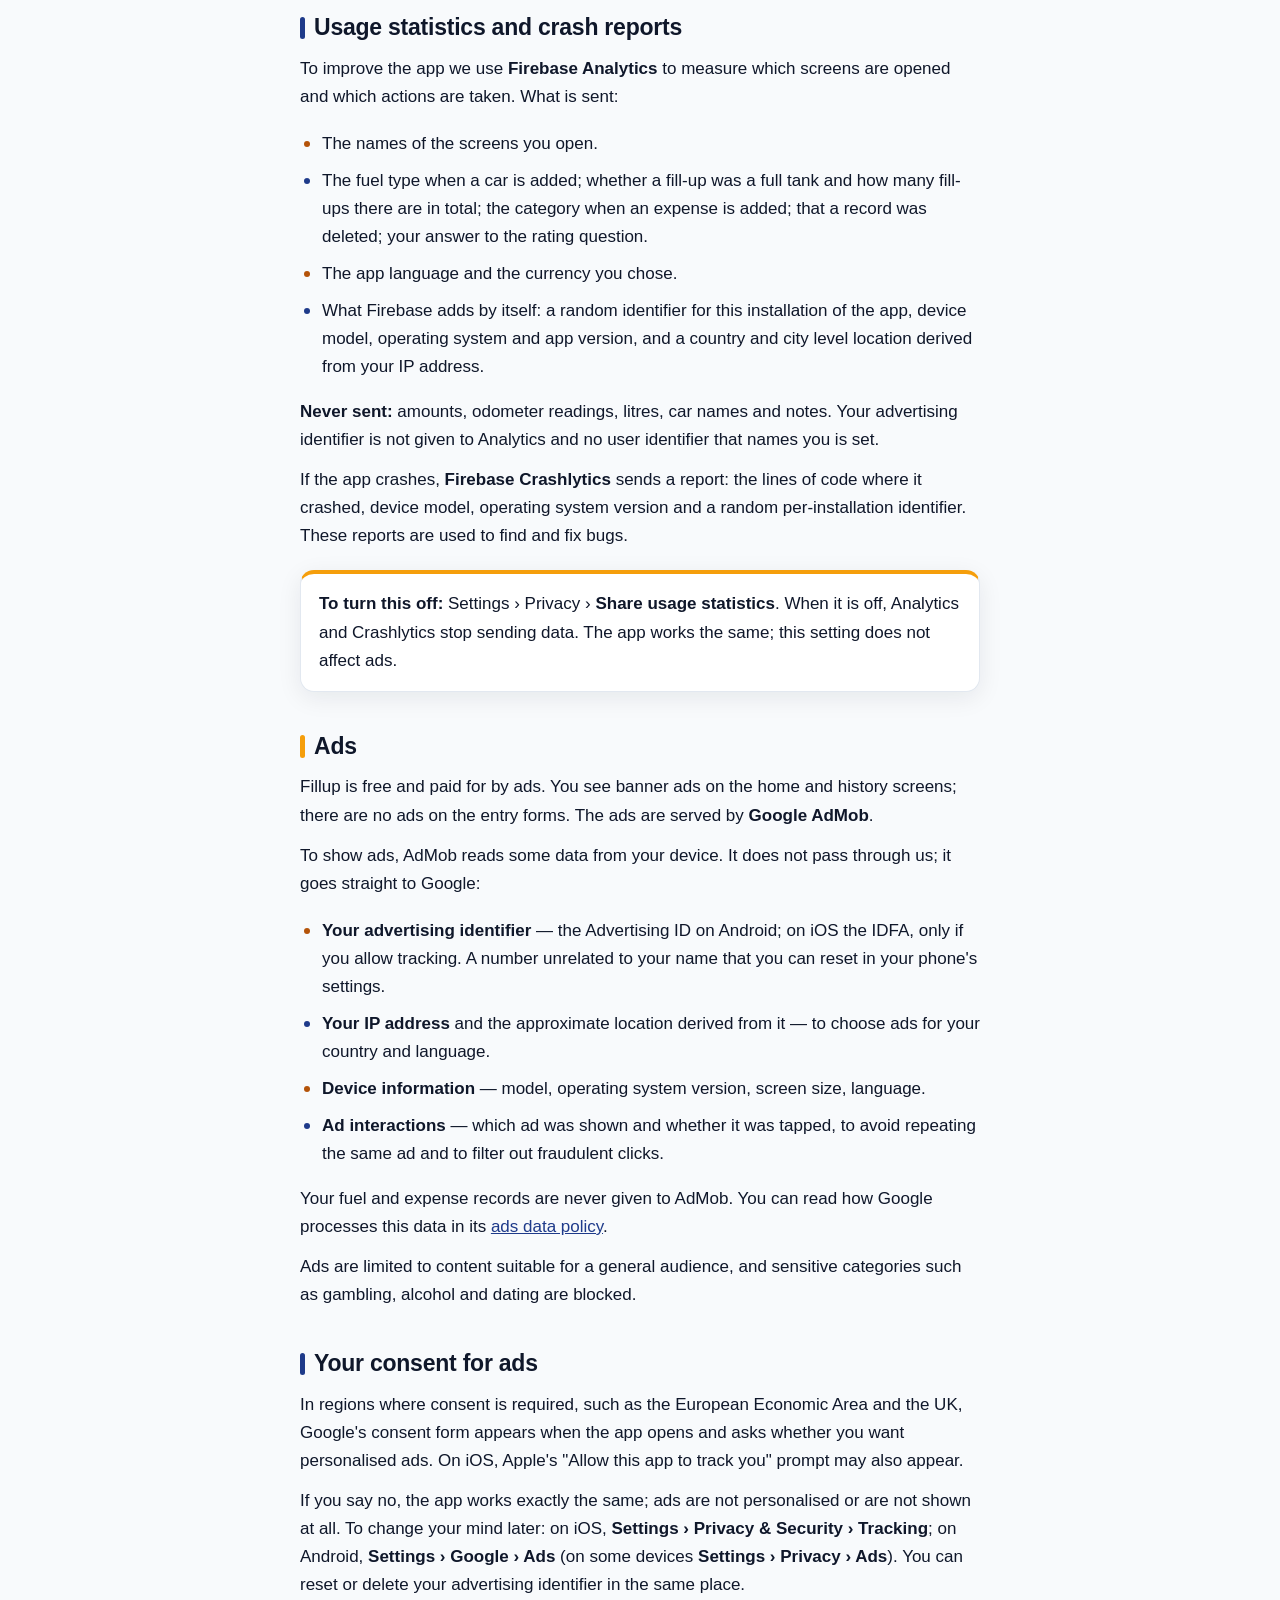
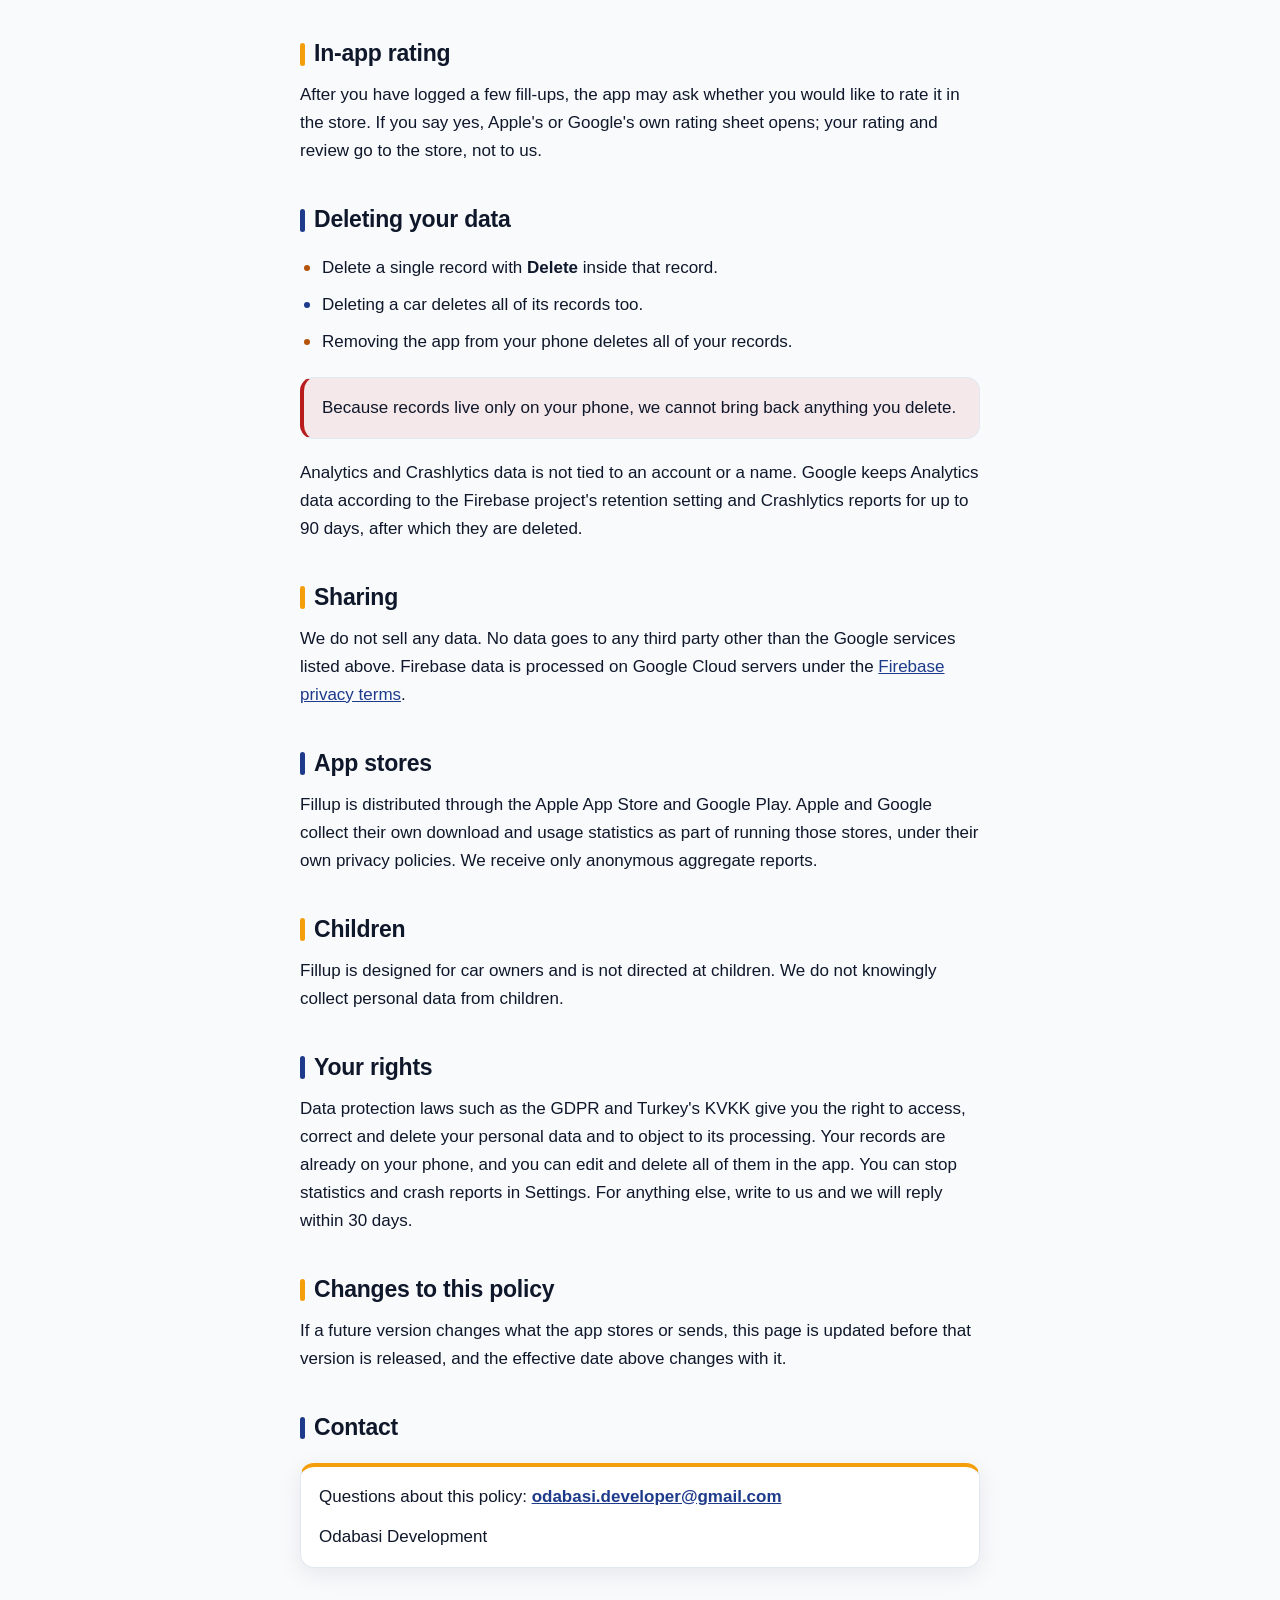
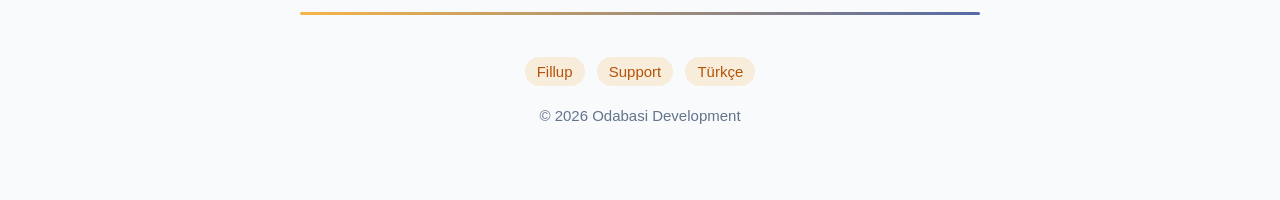
<file: en/privacy/index.html>
<!DOCTYPE html>
<html lang="en">
<head>
<meta charset="utf-8">
<meta name="viewport" content="width=device-width, initial-scale=1">
<title>Fillup (Litre) — Privacy Policy</title>
<meta name="description" content="What Fillup keeps on your phone, what it sends, and how to turn it off.">
<link rel="icon" href="../../assets/logo.png">
<link rel="stylesheet" href="../../assets/style.css">
<link rel="alternate" hreflang="en" href="https://nodabasi.github.io/litre-app/en/privacy/">
<link rel="alternate" hreflang="tr" href="https://nodabasi.github.io/litre-app/privacy/">
</head>
<body>
<div class="wrap">

<header>
  <img src="../../assets/logo.png" alt="Fillup">
  <h1>Privacy Policy</h1>
  <p class="tagline">What stays on your phone, what is sent</p>
</header>

<p class="meta">Effective 20 October 2026 · the Fillup mobile app for iOS and Android
(shown on your phone as Litre)</p>

<h2>In short</h2>
<p>Fillup has no accounts and no server of ours. Your cars, fill-ups, expenses and notes
are stored only on your phone; none of them is sent to us or to anyone else.</p>
<p>Data that leaves the phone goes to three places, all of them Google services:
anonymous statistics on how the app is used (Firebase Analytics), crash reports
(Firebase Crashlytics) and ads (Google AdMob). You can turn the first two off in
Settings. Below is exactly what each one sends.</p>

<h2>What stays on your phone</h2>
<ul class="plain">
  <li><b>Your cars</b> — the name you gave each one and its fuel type.</li>
  <li><b>Your fill-ups</b> — date, odometer reading, litres, amount paid, whether the
  tank was filled to full, and your note.</li>
  <li><b>Your expenses</b> — date, category, amount and note.</li>
  <li><b>Your settings</b> — language, currency, theme and your usage statistics
  choice.</li>
</ul>
<p>These live in the app's storage on your phone. With no account, sign-in or cloud
sync, we have no way to reach them.</p>
<p><b>When you remove the app:</b> your records are deleted from your phone
completely. They are not included in iCloud, computer or Google backups, so they do not
come back when you reinstall the app or move to a new phone.</p>

<h2>Receipt scanning, camera and photos</h2>
<p>The <b>Scan receipt</b> button on the fill-up screen lets you take a photo of a
receipt or choose one from your library; the app reads the litres and amount from it
and fills them into the form. If camera permission is needed, it is asked for only when
you press that button; when choosing from the library, only the photo you pick is given
to the app.</p>
<ul class="plain">
  <li>Text recognition runs on the phone with Google ML Kit. The photo and the text on
  it are never uploaded to a server.</li>
  <li>The app does not add the photo to your records; once it has been read, only the
  numbers in the form remain. The temporary copy used for reading sits in the app's
  cache and is cleared by the system. A photo you take with the camera is not added to
  your photo library.</li>
  <li>According to Google, ML Kit may send technical metrics such as device model,
  operating system, app information and error codes to Google to measure its own
  performance. These metrics do not include the photo or what is on the receipt.</li>
</ul>
<p>If you never use receipt scanning, camera and photo permissions are never
requested.</p>

<h2 id="statistics">Usage statistics and crash reports</h2>
<p>To improve the app we use <b>Firebase Analytics</b> to measure which screens are
opened and which actions are taken. What is sent:</p>
<ul class="plain">
  <li>The names of the screens you open.</li>
  <li>The fuel type when a car is added; whether a fill-up was a full tank and how many
  fill-ups there are in total; the category when an expense is added; that a record was
  deleted; your answer to the rating question.</li>
  <li>The app language and the currency you chose.</li>
  <li>What Firebase adds by itself: a random identifier for this installation of the
  app, device model, operating system and app version, and a country and city level
  location derived from your IP address.</li>
</ul>
<p><b>Never sent:</b> amounts, odometer readings, litres, car names and notes. Your
advertising identifier is not given to Analytics and no user identifier that names you
is set.</p>
<p>If the app crashes, <b>Firebase Crashlytics</b> sends a report: the lines of code
where it crashed, device model, operating system version and a random per-installation
identifier. These reports are used to find and fix bugs.</p>
<div class="contact">
  <p><b>To turn this off:</b> Settings › Privacy › <b>Share usage statistics</b>. When
  it is off, Analytics and Crashlytics stop sending data. The app works the same; this
  setting does not affect ads.</p>
</div>

<h2 id="ads">Ads</h2>
<p>Fillup is free and paid for by ads. You see banner ads on the home and history
screens; there are no ads on the entry forms. The ads are served by <b>Google
AdMob</b>.</p>
<p>To show ads, AdMob reads some data from your device. It does not pass through us; it
goes straight to Google:</p>
<ul class="plain">
  <li><b>Your advertising identifier</b> — the Advertising ID on Android; on iOS the
  IDFA, only if you allow tracking. A number unrelated to your name that you can reset
  in your phone's settings.</li>
  <li><b>Your IP address</b> and the approximate location derived from it — to choose
  ads for your country and language.</li>
  <li><b>Device information</b> — model, operating system version, screen size,
  language.</li>
  <li><b>Ad interactions</b> — which ad was shown and whether it was tapped, to avoid
  repeating the same ad and to filter out fraudulent clicks.</li>
</ul>
<p>Your fuel and expense records are never given to AdMob. You can read how Google
processes this data in its <a href="https://business.safety.google/adsprocessing/">ads
data policy</a>.</p>
<p>Ads are limited to content suitable for a general audience, and sensitive categories
such as gambling, alcohol and dating are blocked.</p>

<h2>Your consent for ads</h2>
<p>In regions where consent is required, such as the European Economic Area and the UK,
Google's consent form appears when the app opens and asks whether you want personalised
ads. On iOS, Apple's "Allow this app to track you" prompt may also appear.</p>
<p>If you say no, the app works exactly the same; ads are not personalised or are not
shown at all. To change your mind later: on iOS, <b>Settings › Privacy &amp; Security ›
Tracking</b>; on Android, <b>Settings › Google › Ads</b> (on some devices <b>Settings ›
Privacy › Ads</b>). You can reset or delete your advertising identifier in the same
place.</p>

<h2>In-app rating</h2>
<p>After you have logged a few fill-ups, the app may ask whether you would like to rate
it in the store. If you say yes, Apple's or Google's own rating sheet opens; your rating
and review go to the store, not to us.</p>

<h2>Deleting your data</h2>
<ul class="plain">
  <li>Delete a single record with <b>Delete</b> inside that record.</li>
  <li>Deleting a car deletes all of its records too.</li>
  <li>Removing the app from your phone deletes all of your records.</li>
</ul>
<div class="notice">
  <p>Because records live only on your phone, we cannot bring back anything you
  delete.</p>
</div>
<p>Analytics and Crashlytics data is not tied to an account or a name. Google keeps
Analytics data according to the Firebase project's retention setting and Crashlytics
reports for up to 90 days, after which they are deleted.</p>

<h2>Sharing</h2>
<p>We do not sell any data. No data goes to any third party other than the Google
services listed above. Firebase data is processed on Google Cloud servers under the
<a href="https://firebase.google.com/support/privacy">Firebase privacy terms</a>.</p>

<h2>App stores</h2>
<p>Fillup is distributed through the Apple App Store and Google Play. Apple and Google
collect their own download and usage statistics as part of running those stores, under
their own privacy policies. We receive only anonymous aggregate reports.</p>

<h2>Children</h2>
<p>Fillup is designed for car owners and is not directed at children. We do not
knowingly collect personal data from children.</p>

<h2>Your rights</h2>
<p>Data protection laws such as the GDPR and Turkey's KVKK give you the right to access,
correct and delete your personal data and to object to its processing. Your records are
already on your phone, and you can edit and delete all of them in the app. You can stop
statistics and crash reports in Settings. For anything else, write to us and we will
reply within 30 days.</p>

<h2>Changes to this policy</h2>
<p>If a future version changes what the app stores or sends, this page is updated before
that version is released, and the effective date above changes with it.</p>

<h2>Contact</h2>
<div class="contact">
  <p>Questions about this policy:
  <a href="mailto:odabasi.developer@gmail.com">odabasi.developer@gmail.com</a></p>
  <p>Odabasi Development</p>
</div>

<hr>
<footer>
  <a href="../">Fillup</a>
  <a href="../support/">Support</a>
  <a href="../../privacy/" hreflang="tr">Türkçe</a>
  <div class="copyright">© 2026 Odabasi Development</div>
</footer>

</div>
</body>
</html>
</file>
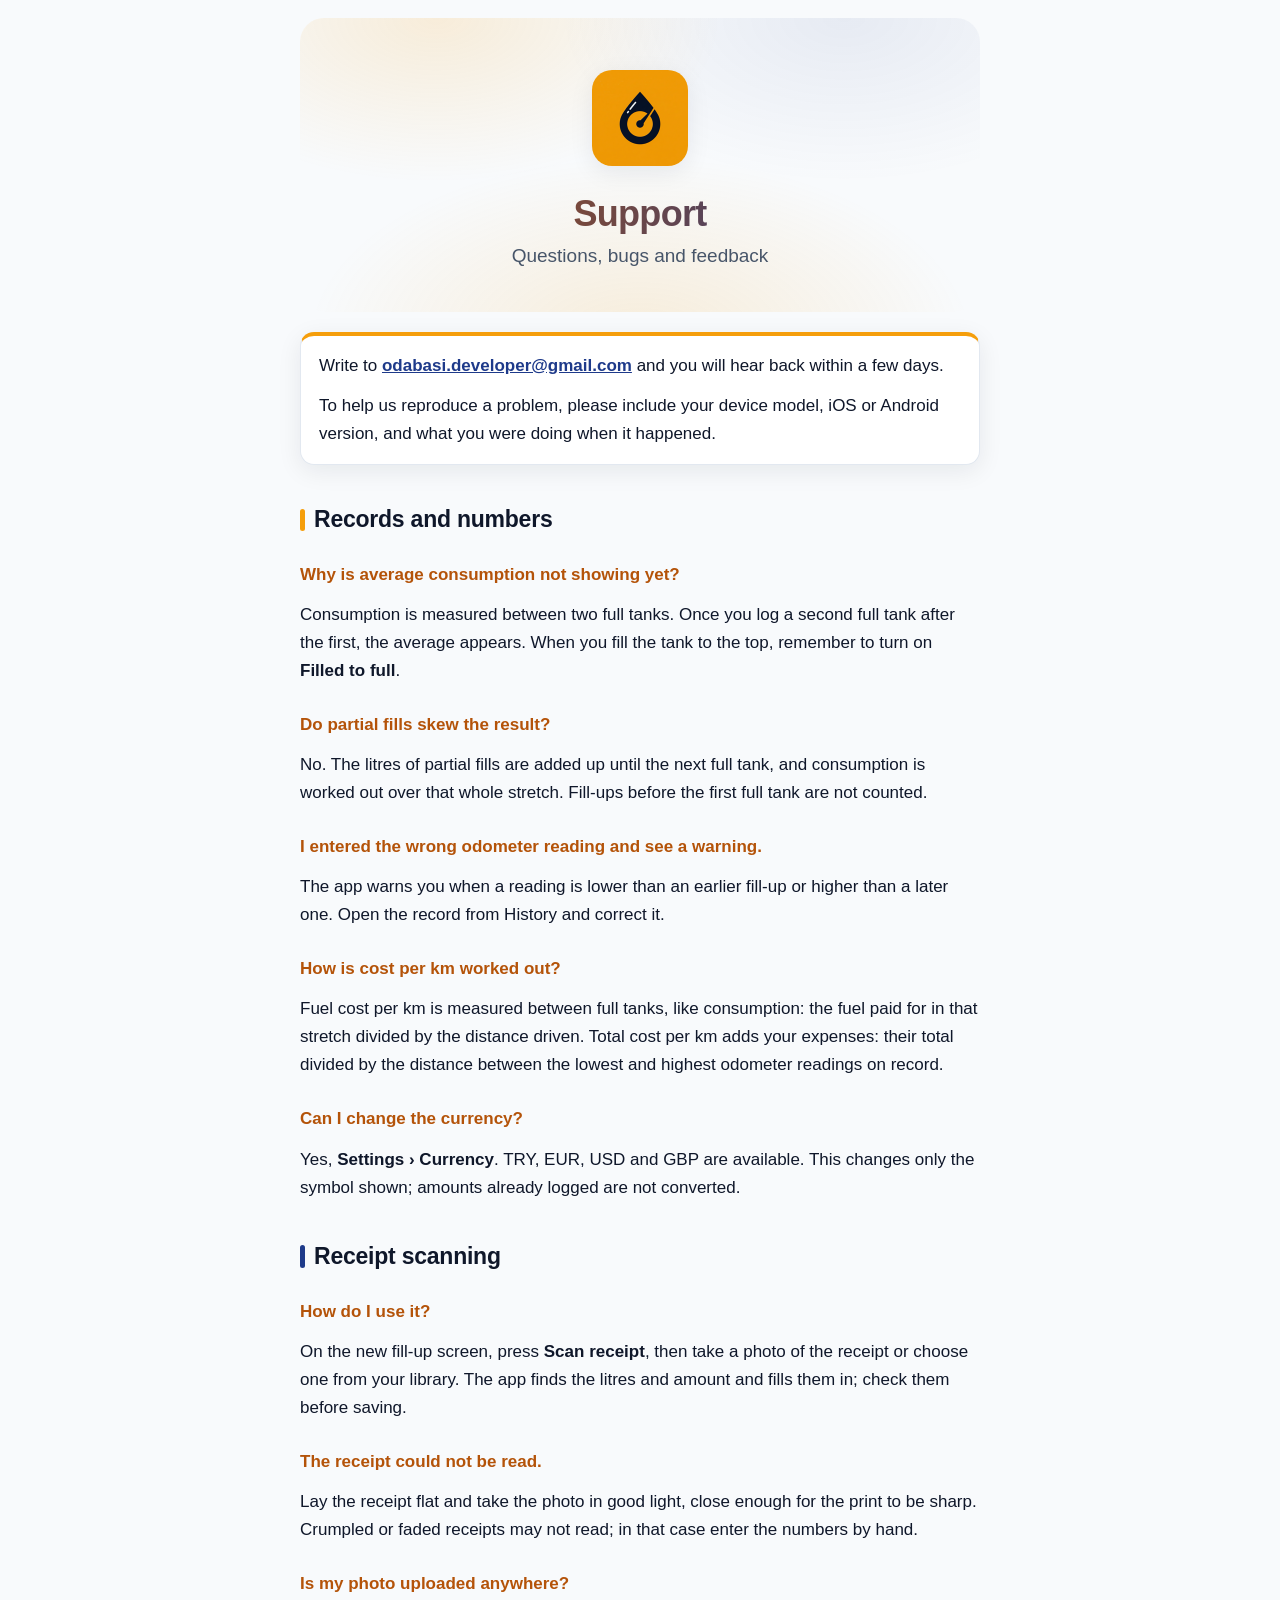
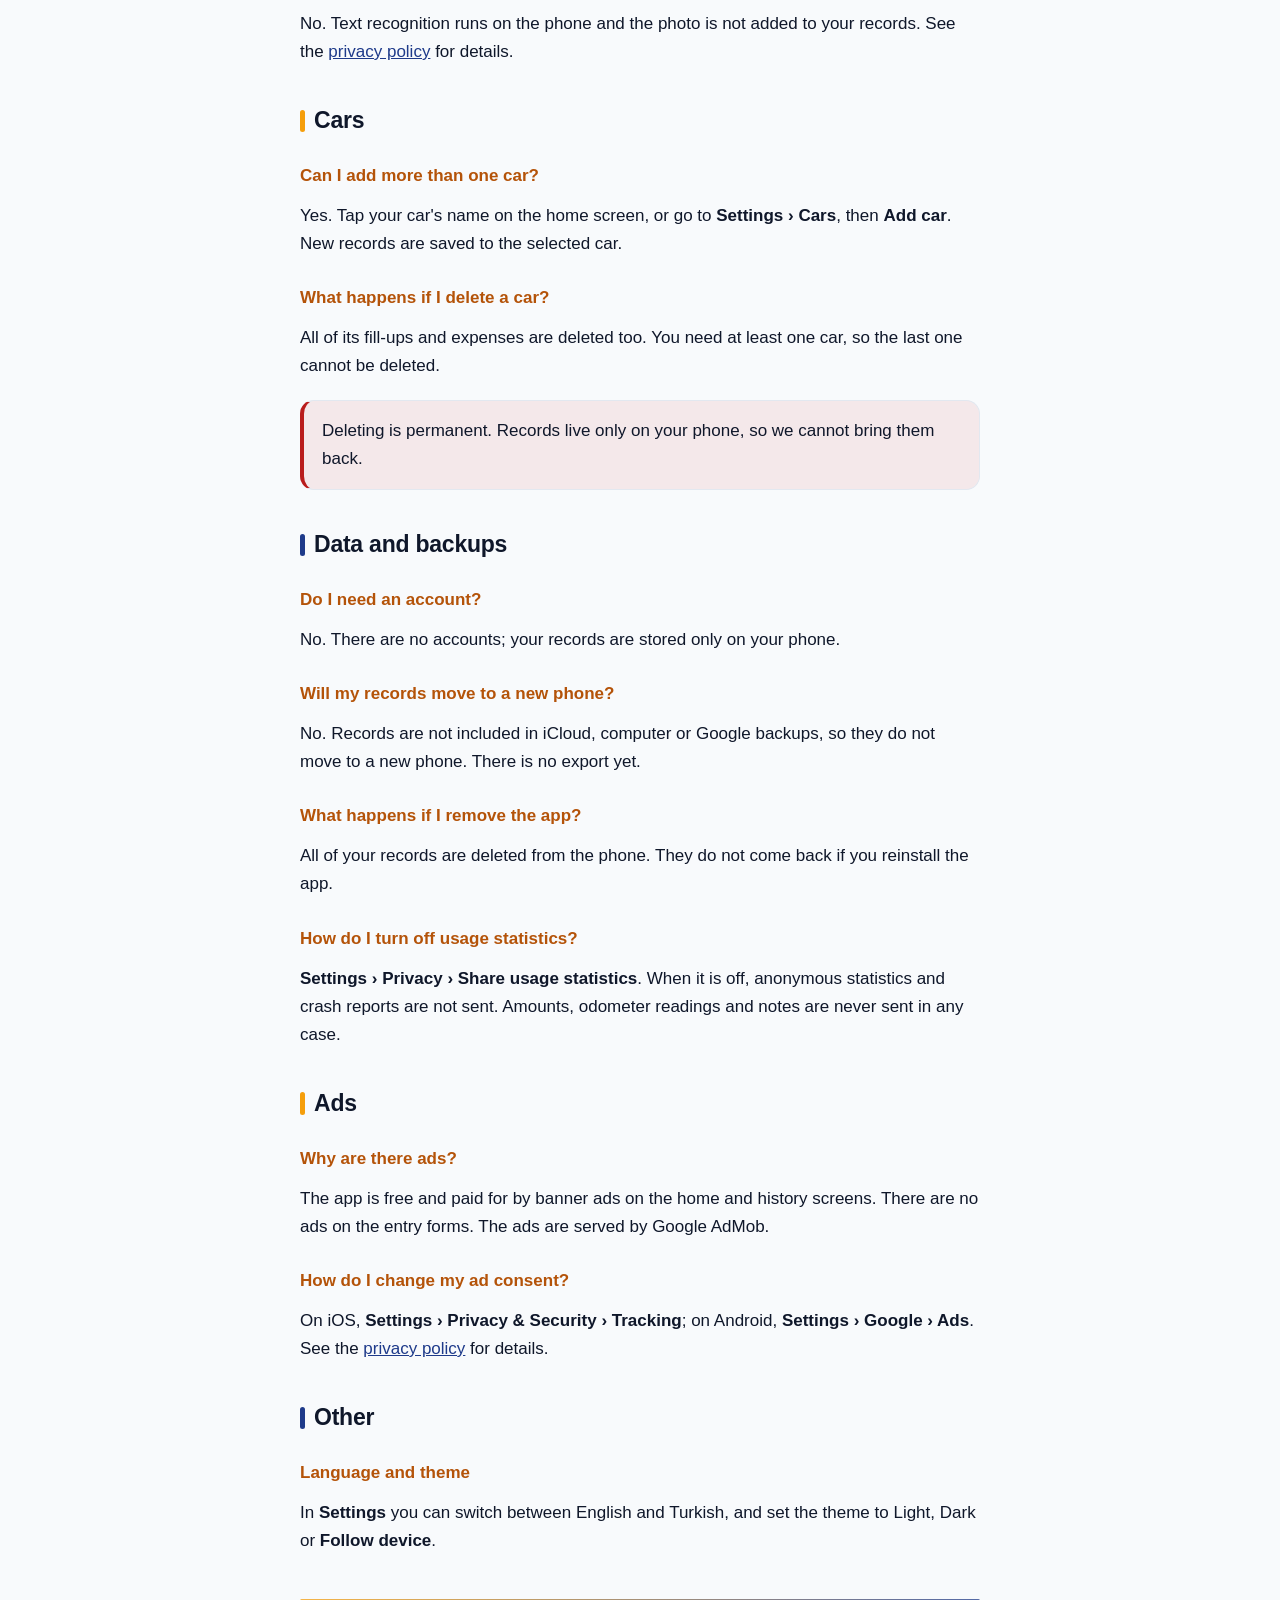
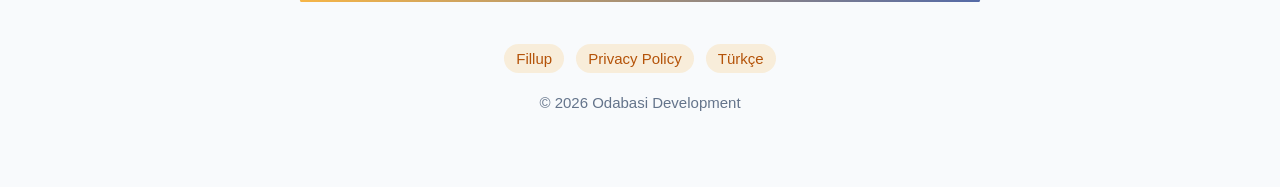
<file: en/support/index.html>
<!DOCTYPE html>
<html lang="en">
<head>
<meta charset="utf-8">
<meta name="viewport" content="width=device-width, initial-scale=1">
<title>Fillup (Litre) — Support</title>
<meta name="description" content="Help and contact for Fillup: logging fill-ups, consumption, receipt scanning, cars, backups and ads.">
<link rel="icon" href="../../assets/logo.png">
<link rel="stylesheet" href="../../assets/style.css">
<link rel="alternate" hreflang="en" href="https://nodabasi.github.io/litre-app/en/support/">
<link rel="alternate" hreflang="tr" href="https://nodabasi.github.io/litre-app/support/">
</head>
<body>
<div class="wrap">

<header>
  <img src="../../assets/logo.png" alt="Fillup">
  <h1>Support</h1>
  <p class="tagline">Questions, bugs and feedback</p>
</header>

<div class="contact">
  <p>Write to <a href="mailto:odabasi.developer@gmail.com">odabasi.developer@gmail.com</a>
  and you will hear back within a few days.</p>
  <p>To help us reproduce a problem, please include your device model, iOS or Android
  version, and what you were doing when it happened.</p>
</div>

<h2>Records and numbers</h2>

<h3>Why is average consumption not showing yet?</h3>
<p>Consumption is measured between two full tanks. Once you log a second full tank
after the first, the average appears. When you fill the tank to the top, remember to
turn on <b>Filled to full</b>.</p>

<h3>Do partial fills skew the result?</h3>
<p>No. The litres of partial fills are added up until the next full tank, and
consumption is worked out over that whole stretch. Fill-ups before the first full tank
are not counted.</p>

<h3>I entered the wrong odometer reading and see a warning.</h3>
<p>The app warns you when a reading is lower than an earlier fill-up or higher than a
later one. Open the record from History and correct it.</p>

<h3>How is cost per km worked out?</h3>
<p>Fuel cost per km is measured between full tanks, like consumption: the fuel paid for
in that stretch divided by the distance driven. Total cost per km adds your expenses:
their total divided by the distance between the lowest and highest odometer readings on
record.</p>

<h3>Can I change the currency?</h3>
<p>Yes, <b>Settings › Currency</b>. TRY, EUR, USD and GBP are available. This changes
only the symbol shown; amounts already logged are not converted.</p>

<h2>Receipt scanning</h2>

<h3>How do I use it?</h3>
<p>On the new fill-up screen, press <b>Scan receipt</b>, then take a photo of the
receipt or choose one from your library. The app finds the litres and amount and fills
them in; check them before saving.</p>

<h3>The receipt could not be read.</h3>
<p>Lay the receipt flat and take the photo in good light, close enough for the print to
be sharp. Crumpled or faded receipts may not read; in that case enter the numbers by
hand.</p>

<h3>Is my photo uploaded anywhere?</h3>
<p>No. Text recognition runs on the phone and the photo is not added to your records.
See the <a href="../privacy/">privacy policy</a> for details.</p>

<h2>Cars</h2>

<h3>Can I add more than one car?</h3>
<p>Yes. Tap your car's name on the home screen, or go to <b>Settings › Cars</b>, then
<b>Add car</b>. New records are saved to the selected car.</p>

<h3>What happens if I delete a car?</h3>
<p>All of its fill-ups and expenses are deleted too. You need at least one car, so the
last one cannot be deleted.</p>

<div class="notice">
  <p>Deleting is permanent. Records live only on your phone, so we cannot bring them
  back.</p>
</div>

<h2>Data and backups</h2>

<h3>Do I need an account?</h3>
<p>No. There are no accounts; your records are stored only on your phone.</p>

<h3>Will my records move to a new phone?</h3>
<p>No. Records are not included in iCloud, computer or Google backups, so they do not
move to a new phone. There is no export yet.</p>

<h3>What happens if I remove the app?</h3>
<p>All of your records are deleted from the phone. They do not come back if you
reinstall the app.</p>

<h3>How do I turn off usage statistics?</h3>
<p><b>Settings › Privacy › Share usage statistics</b>. When it is off, anonymous
statistics and crash reports are not sent. Amounts, odometer readings and notes are
never sent in any case.</p>

<h2>Ads</h2>

<h3>Why are there ads?</h3>
<p>The app is free and paid for by banner ads on the home and history screens. There
are no ads on the entry forms. The ads are served by Google AdMob.</p>

<h3>How do I change my ad consent?</h3>
<p>On iOS, <b>Settings › Privacy &amp; Security › Tracking</b>; on Android,
<b>Settings › Google › Ads</b>. See the <a href="../privacy/#ads">privacy policy</a>
for details.</p>

<h2>Other</h2>

<h3>Language and theme</h3>
<p>In <b>Settings</b> you can switch between English and Turkish, and set the theme to
Light, Dark or <b>Follow device</b>.</p>

<hr>
<footer>
  <a href="../">Fillup</a>
  <a href="../privacy/">Privacy Policy</a>
  <a href="../../support/" hreflang="tr">Türkçe</a>
  <div class="copyright">© 2026 Odabasi Development</div>
</footer>

</div>
</body>
</html>
</file>
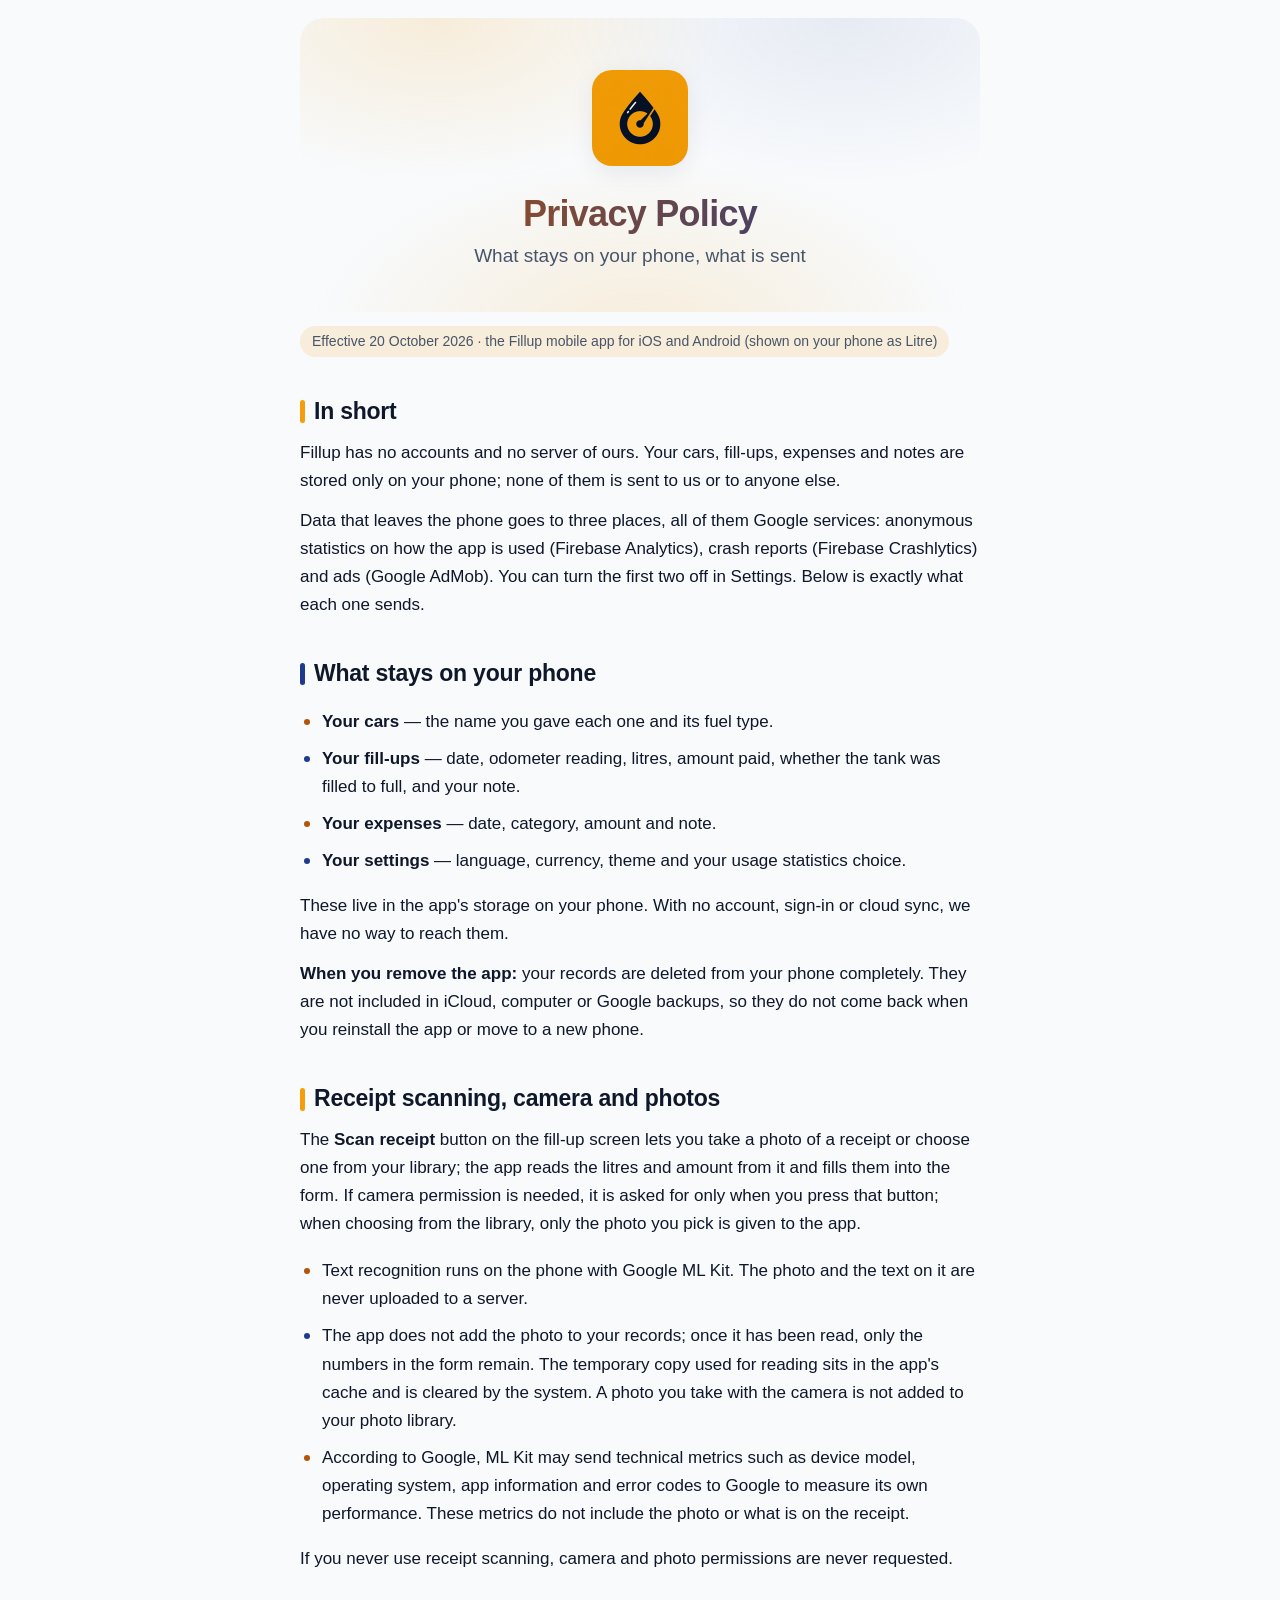
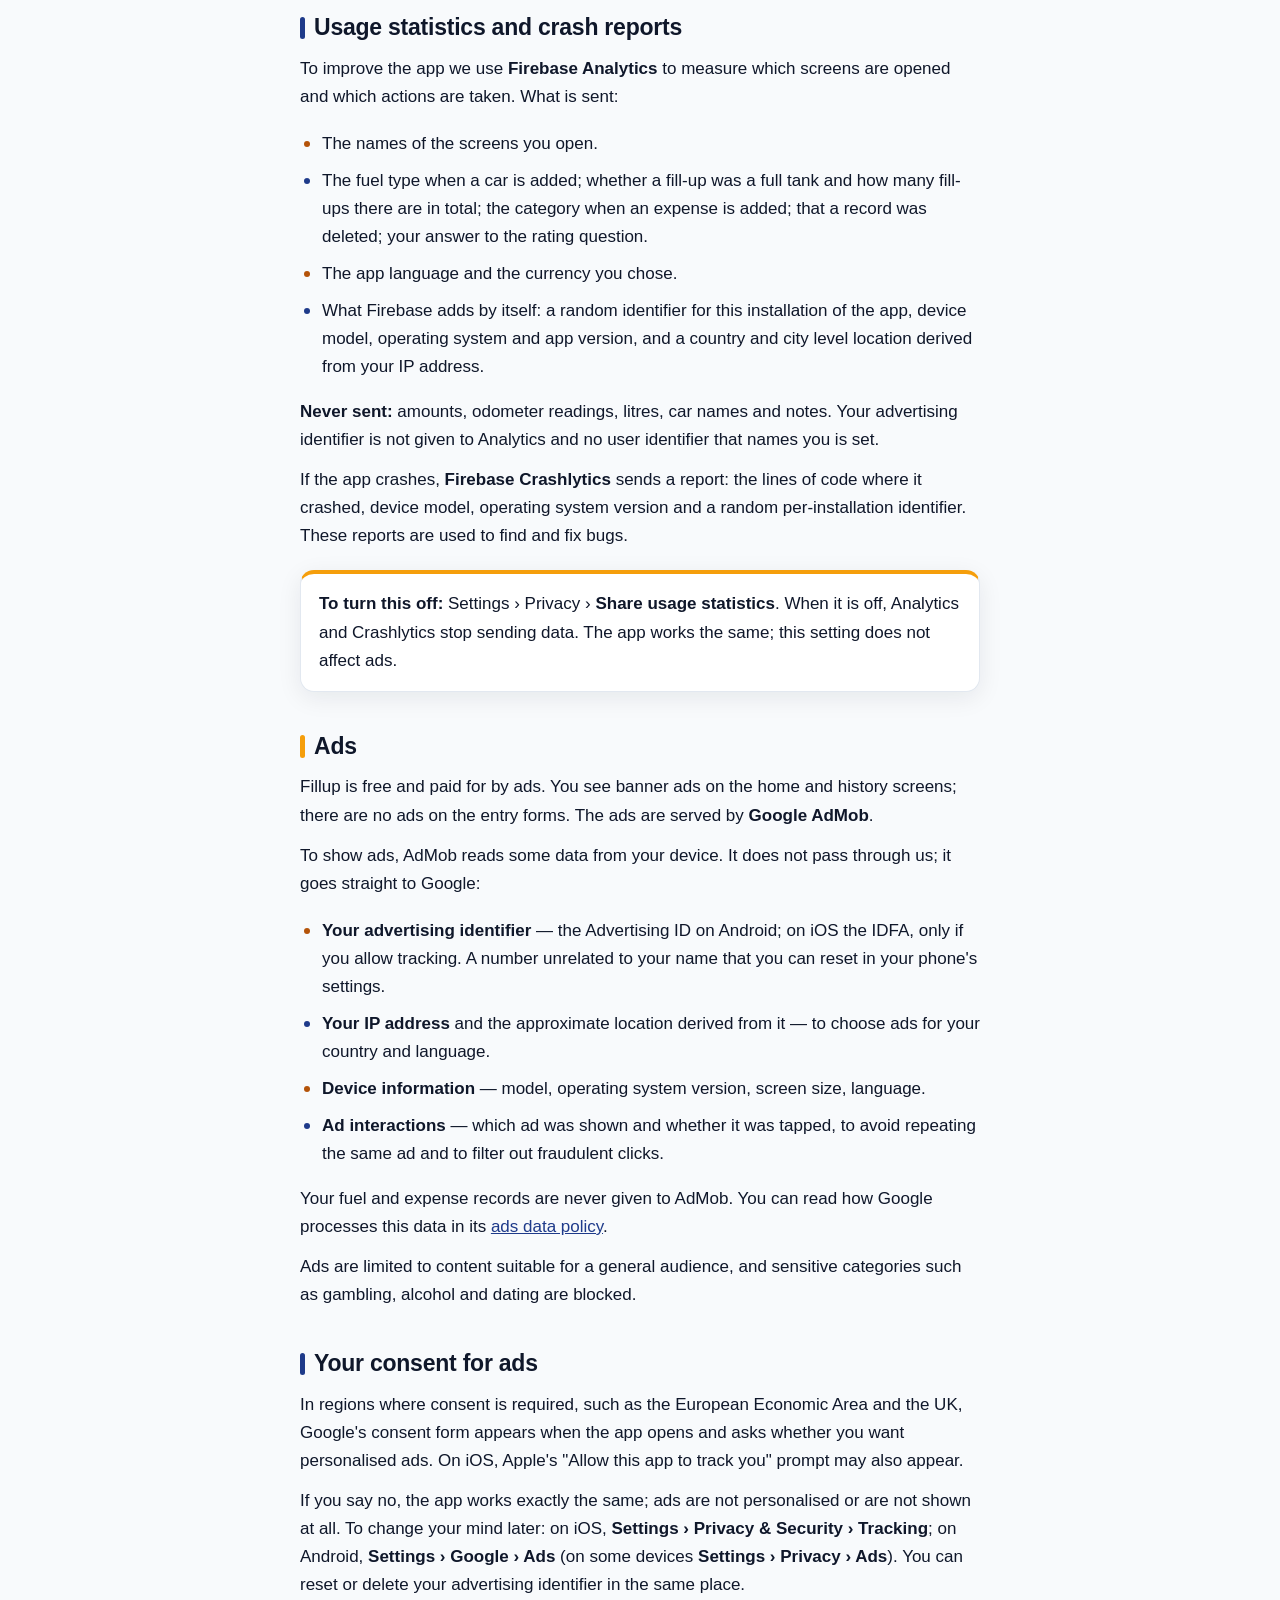
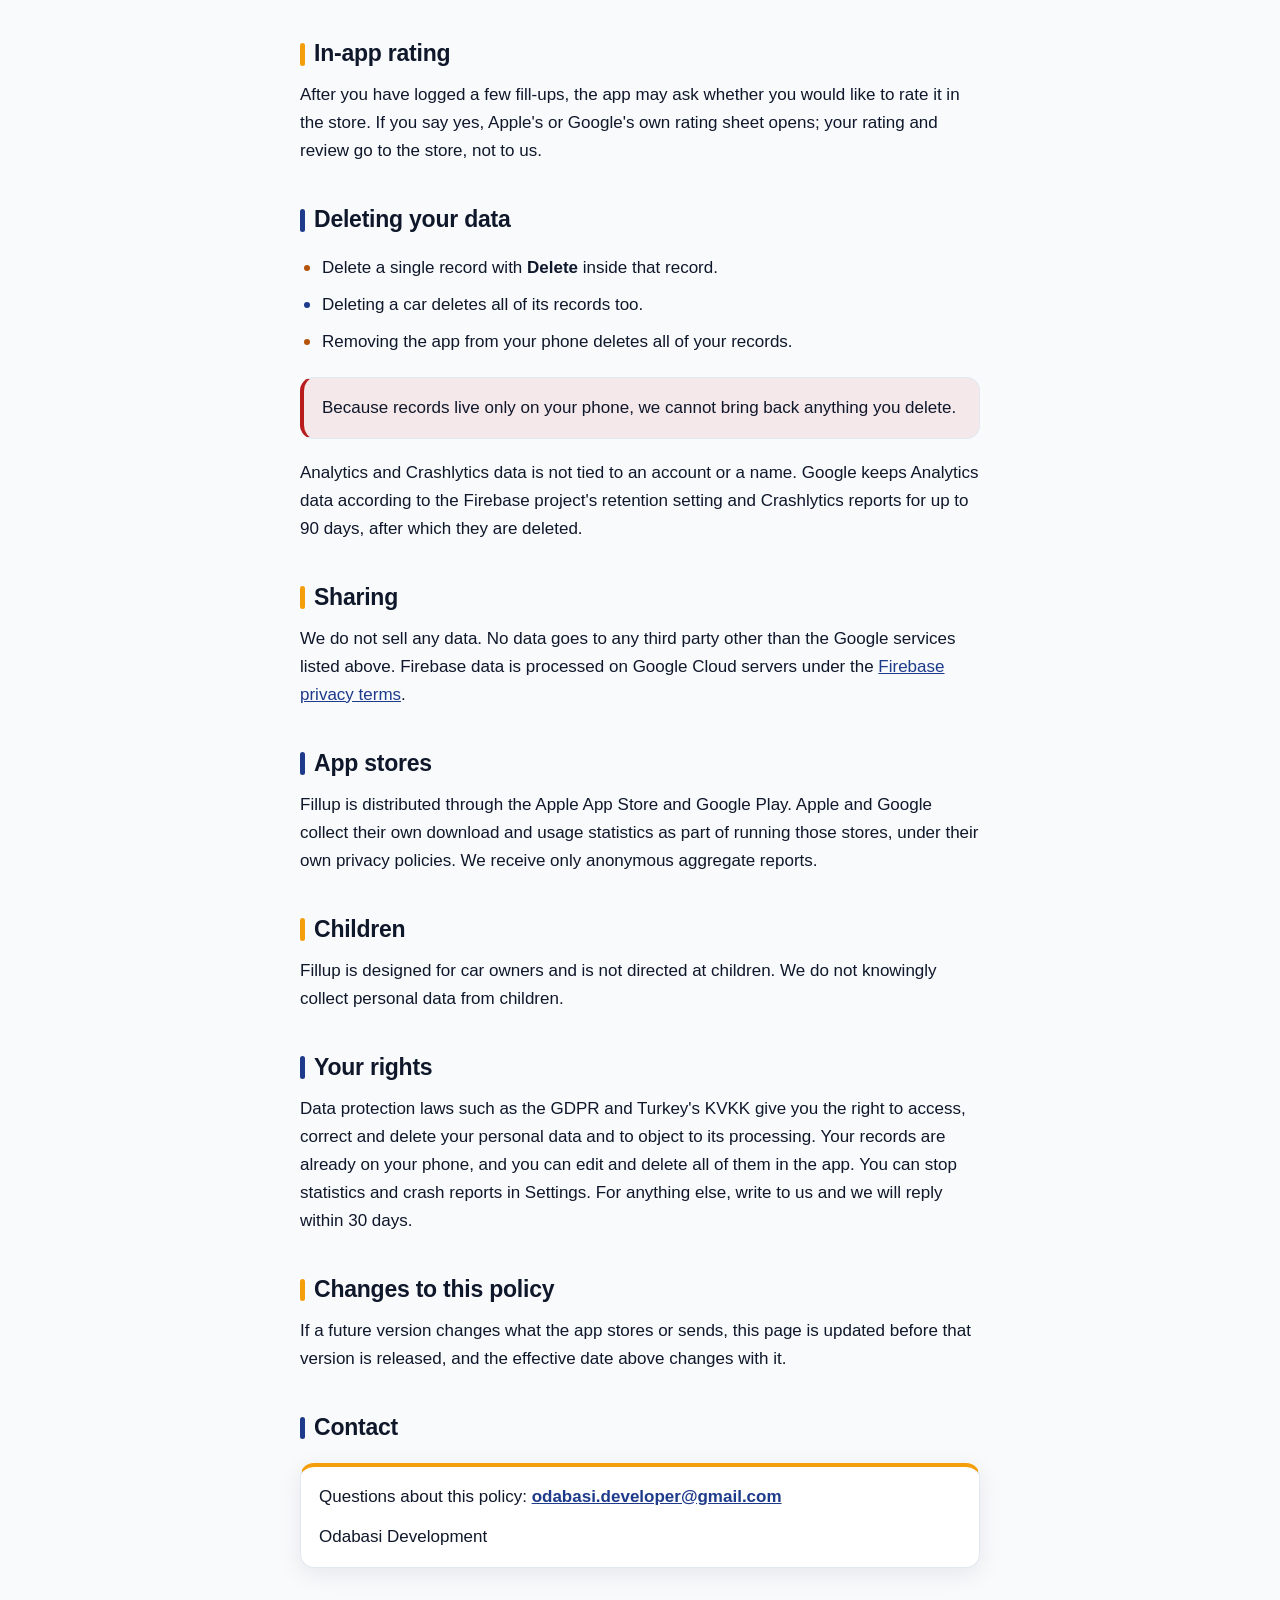
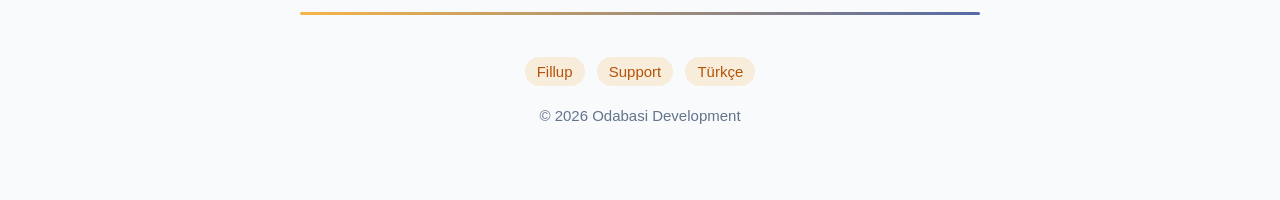
<file: privacy.html>
<!DOCTYPE html>
<html lang="en">
<head>
<meta charset="utf-8">
<meta name="viewport" content="width=device-width, initial-scale=1">
<title>Litre — Privacy Policy / Gizlilik Politikası</title>
<link rel="icon" href="assets/logo.png">
<link rel="stylesheet" href="assets/style.css">
<link rel="alternate" hreflang="en" href="https://nodabasi.github.io/litre-app/en/privacy/">
<link rel="alternate" hreflang="tr" href="https://nodabasi.github.io/litre-app/privacy/">
<script>
  // The app and the store listings link here with one URL for both languages,
  // so send each reader to the policy in theirs.
  var lang = (navigator.languages && navigator.languages[0]) || navigator.language || '';
  location.replace(/^tr\b/i.test(lang) ? 'privacy/' : 'en/privacy/');
</script>
</head>
<body>
<div class="wrap">

<header>
  <img src="assets/logo.png" alt="Litre">
  <h1>Privacy Policy</h1>
  <p class="tagline">Gizlilik Politikası</p>
</header>

<ul class="plain">
  <li><a href="en/privacy/">English</a></li>
  <li><a href="privacy/">Türkçe</a></li>
</ul>

</div>
</body>
</html>
</file>
<file: assets/style.css>
/* Shared stylesheet for every page. Palette mirrors the app: the amber of the
   icon on a cool near-white ground, with the icon's navy as the second colour
   and the app's red for destructive actions.

   Mobile first: the base rules target a phone, and the only media queries widen
   things for larger screens or adapt to a dark colour scheme. */

:root {
  --ink: #0f172a;
  --ink-soft: #475569;
  --ink-faint: #64748b;
  --ground: #f8fafc;
  --card: #ffffff;
  --line: #e2e8f0;

  /* Amber is too light for text on white, so text uses the app's warning tone. */
  --brand: #b45309;
  --brand-fill: #f59e0b;
  --accent: #1e3a8a;
  --green: #15803d;
  --red: #b91c1c;

  /* Same hues at low alpha, for card and badge fills. */
  --brand-tint: #f59e0b24;
  --accent-tint: #1e3a8a14;
  --green-tint: #15803d1a;
  --red-tint: #b91c1c14;

  --shadow: 0 6px 24px rgb(15 23 42 / 0.08);
}

@media (prefers-color-scheme: dark) {
  :root {
    --ink: #e2e8f0;
    --ink-soft: #cbd5e1;
    --ink-faint: #94a3b8;
    --ground: #0b1220;
    --card: #152033;
    --line: #2c3a52;

    --brand: #fbbf24;
    --brand-fill: #fbbf24;
    --accent: #93c5fd;
    --green: #4ade80;
    --red: #f87171;

    --brand-tint: #fbbf2424;
    --accent-tint: #93c5fd1f;
    --green-tint: #4ade8024;
    --red-tint: #f8717124;

    --shadow: 0 6px 24px rgb(0 0 0 / 0.35);
  }
}

* { box-sizing: border-box; }

body {
  margin: 0;
  padding: 0 18px 64px;
  background: var(--ground);
  color: var(--ink);
  font: 17px/1.65 -apple-system, BlinkMacSystemFont, "Segoe UI", Roboto, Helvetica, Arial, sans-serif;
  -webkit-text-size-adjust: 100%;
  overflow-wrap: break-word;
}

img { max-width: 100%; }

.wrap { max-width: 680px; margin: 0 auto; }

/* Header — a tinted band in the brand amber, cooled with the navy accent */

header {
  position: relative;
  margin: 18px 0 8px;
  padding: 40px 20px 32px;
  text-align: center;
  border-radius: 24px;
  background:
    radial-gradient(60% 80% at 20% 0%, var(--brand-tint), transparent 70%),
    radial-gradient(60% 80% at 80% 0%, var(--accent-tint), transparent 70%),
    radial-gradient(70% 90% at 50% 110%, var(--brand-tint), transparent 70%);
}

header img {
  width: 84px;
  height: 84px;
  border-radius: 20px;
  box-shadow: var(--shadow);
}

h1 {
  margin: 18px 0 6px;
  font-size: clamp(28px, 8vw, 36px);
  line-height: 1.15;
  letter-spacing: -0.02em;
  background: linear-gradient(100deg, var(--brand), var(--accent));
  -webkit-background-clip: text;
  background-clip: text;
  color: transparent;
}

.tagline {
  margin: 0;
  color: var(--ink-soft);
  font-size: clamp(16px, 4.4vw, 19px);
}

/* Section headings — a coloured bar alternating amber and navy */

h2 {
  position: relative;
  margin: 40px 0 12px;
  padding-left: 14px;
  font-size: clamp(20px, 5.4vw, 23px);
  line-height: 1.3;
  letter-spacing: -0.01em;
}

h2::before {
  content: "";
  position: absolute;
  left: 0;
  top: 0.16em;
  bottom: 0.16em;
  width: 5px;
  border-radius: 3px;
  background: var(--brand-fill);
}

h2:nth-of-type(even)::before { background: var(--accent); }

h3 {
  margin: 26px 0 4px;
  font-size: 17px;
  color: var(--brand);
}

p { margin: 12px 0; }

a { color: var(--accent); }

hr {
  margin: 44px 0 0;
  border: 0;
  height: 3px;
  border-radius: 2px;
  background: linear-gradient(90deg, var(--brand-fill), var(--accent));
  opacity: 0.75;
}

/* Numbered walkthrough on the landing page */

.steps {
  list-style: none;
  margin: 18px 0;
  padding: 0;
  counter-reset: step;
}

.steps li {
  position: relative;
  counter-increment: step;
  background: var(--card);
  border: 1px solid var(--line);
  border-left: 5px solid var(--brand-fill);
  border-radius: 14px;
  padding: 14px 16px 14px 56px;
  margin-bottom: 10px;
  box-shadow: var(--shadow);
}

.steps li::before {
  content: counter(step);
  position: absolute;
  left: 14px;
  top: 15px;
  width: 28px;
  height: 28px;
  border-radius: 50%;
  display: grid;
  place-items: center;
  font-size: 14px;
  font-weight: 700;
  color: var(--brand);
  background: var(--brand-tint);
}

.steps li:nth-child(even) { border-left-color: var(--accent); }
.steps li:nth-child(even)::before { color: var(--accent); background: var(--accent-tint); }

.steps b { display: block; font-size: 17px; }
.steps li:nth-child(odd) b { color: var(--brand); }
.steps li:nth-child(even) b { color: var(--accent); }

.steps span { color: var(--ink-soft); font-size: 15px; }

/* Plain bullet lists — coloured markers, alternating */

ul.plain { padding-left: 22px; }

ul.plain li { margin: 7px 0; }

ul.plain li::marker { color: var(--brand); font-size: 1.1em; }
ul.plain li:nth-child(even)::marker { color: var(--accent); }

/* Contact box */

.contact {
  background: var(--card);
  border: 1px solid var(--line);
  border-top: 4px solid var(--brand-fill);
  border-radius: 14px;
  padding: 16px 18px;
  margin: 20px 0;
  box-shadow: var(--shadow);
}

.contact p:first-child { margin-top: 0; }
.contact p:last-child { margin-bottom: 0; }
.contact a { font-weight: 600; }

/* Callout for the destructive actions people come to this site looking for */

.notice {
  background: var(--red-tint);
  border: 1px solid var(--line);
  border-left: 4px solid var(--red);
  border-radius: 14px;
  padding: 16px 18px;
  margin: 20px 0;
}

.notice p:first-child { margin-top: 0; }
.notice p:last-child { margin-bottom: 0; }

/* Effective-date line under a policy heading */

.meta {
  display: inline-block;
  margin: 6px 0 0;
  padding: 5px 12px;
  border-radius: 999px;
  background: var(--brand-tint);
  color: var(--ink-soft);
  font-size: 14px;
  line-height: 1.5;
}

/* Footer */

footer {
  margin-top: 22px;
  padding-top: 18px;
  color: var(--ink-faint);
  font-size: 15px;
  line-height: 2.2;
  text-align: center;
}

footer a {
  margin: 0 4px;
  padding: 6px 12px;
  border-radius: 999px;
  background: var(--brand-tint);
  color: var(--brand);
  text-decoration: none;
  white-space: nowrap;
}

footer a:hover { text-decoration: underline; }

footer .copyright { margin-top: 16px; line-height: 1.6; }

/* Wider screens */

@media (min-width: 560px) {
  body { padding: 0 24px 72px; }
  header { padding: 52px 24px 40px; }
  header img { width: 96px; height: 96px; }
  .steps li { padding-right: 20px; }
}
</file>
